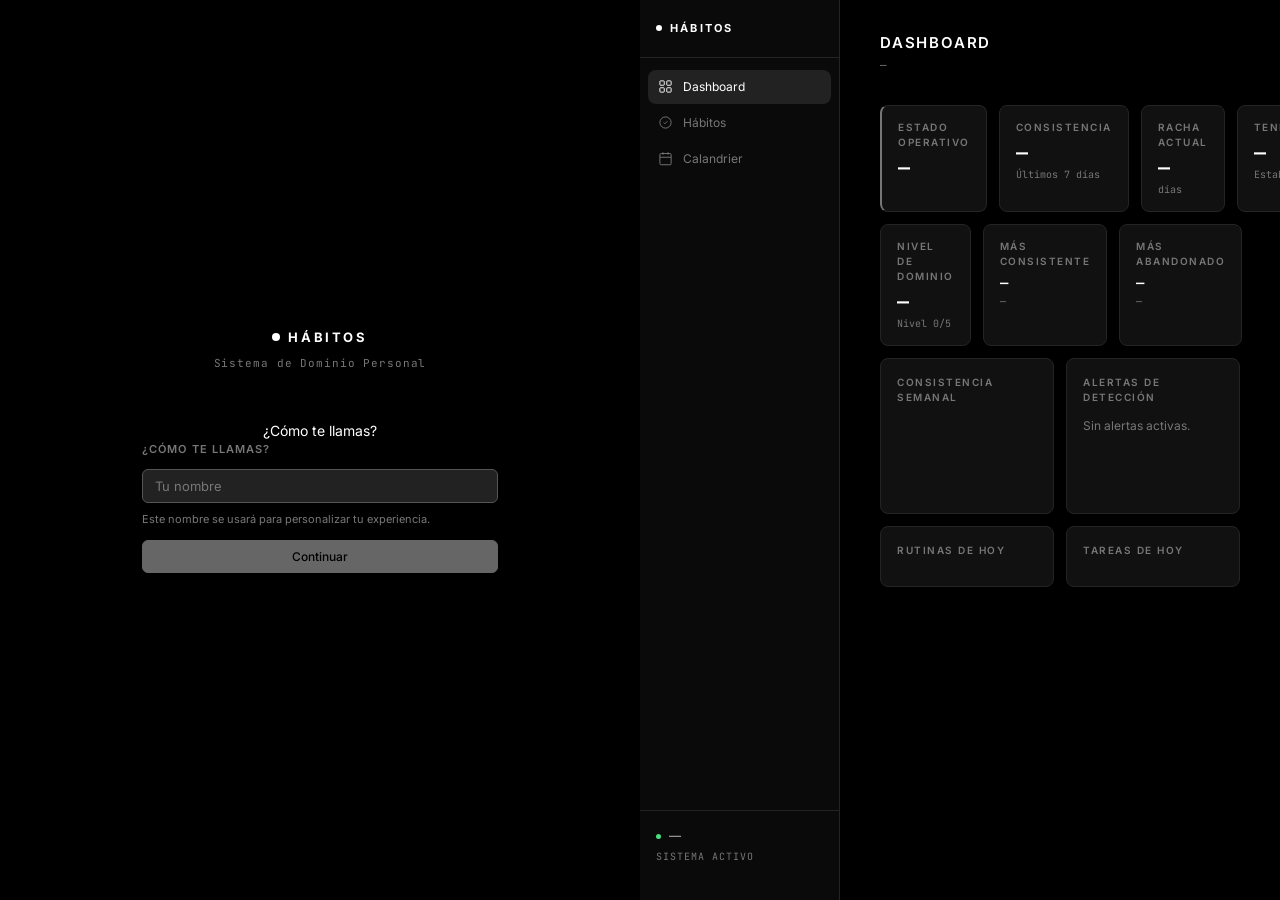
<file: Systux/Getux/hsddp/index.html>
<!DOCTYPE html>
<html lang="es">
<head>
  <meta charset="UTF-8" />
  <meta name="viewport" content="width=device-width, initial-scale=1.0" />
  <title>Hábitos — Sistema de Dominio Personal</title>
  <link rel="icon" href="../../../favicoin.ico">
  <link rel="preconnect" href="https://fonts.googleapis.com" />
  <link rel="preconnect" href="https://fonts.gstatic.com" crossorigin />
  <link href="https://fonts.googleapis.com/css2?family=Inter:wght@300;400;500;600;700&family=JetBrains+Mono:wght@400;500&display=swap" rel="stylesheet" />
  <link rel="stylesheet" href="./main.css" />
</head>
<body>
  <div id="app">
  <button id="mobile-sidebar-toggle" class="mobile-sidebar-toggle" aria-label="Mostrar menú" aria-expanded="false">☰</button>
    <!-- Welcome Screen -->
    <div id="screen-welcome" class="screen active">
      <div class="welcome-container">
        <div class="welcome-brand">
          <div class="welcome-dot"></div>
          <span class="welcome-title">HÁBITOS</span>
        </div>
        <p class="welcome-subtitle">Sistema de Dominio Personal</p>

        <p class="welcome-step-title" id="welcome-step-title">¿Cómo te llamas?</p>

        <!-- Paso 1: nombre -->
        <div class="welcome-form" id="welcome-step-name">
          <label class="form-label">¿Cómo te llamas?</label>
          <input type="text" id="welcome-name-input" class="form-input" placeholder="Tu nombre" autocomplete="off" />
          <p class="welcome-hint">Este nombre se usará para personalizar tu experiencia.</p>
          <button id="welcome-submit" class="btn btn-primary" disabled>Continuar</button>
        </div>

        <!-- Paso 2: género (determina la silueta del nodo final) -->
        <div class="welcome-form hidden" id="welcome-step-gender">
          <label class="form-label">¿Cuál es tu género?</label>
          <p class="welcome-hint">Se usará para mostrar tu silueta dentro del sistema de hábitos.</p>
          <div class="welcome-gender-options">
            <button type="button" id="welcome-gender-male" class="welcome-gender-btn">
              <span class="welcome-gender-icon">♂</span>
              <span>Hombre</span>
            </button>
            <button type="button" id="welcome-gender-female" class="welcome-gender-btn">
              <span class="welcome-gender-icon">♀</span>
              <span>Mujer</span>
            </button>
          </div>
        </div>
      </div>
    </div>

    <!-- Main App -->
    <div id="screen-app" class="screen">
      <!-- Sidebar -->
      <aside id="sidebar">
        <div class="sidebar-brand">
          <div class="sidebar-dot"></div>
          <span class="sidebar-title">HÁBITOS</span>
        </div>
        <nav class="sidebar-nav">
          <a href="#dashboard" class="nav-link active" data-page="dashboard">
            <svg class="nav-icon" viewBox="0 0 24 24" fill="none" stroke="currentColor" stroke-width="1.5"><rect x="3" y="3" width="7" height="7" rx="1"/><rect x="14" y="3" width="7" height="7" rx="1"/><rect x="3" y="14" width="7" height="7" rx="1"/><rect x="14" y="14" width="7" height="7" rx="1"/></svg>
            Dashboard
          </a>
          <a href="#habitos" class="nav-link" data-page="habitos">
            <svg class="nav-icon" viewBox="0 0 24 24" fill="none" stroke="currentColor" stroke-width="1.5"><path d="M9 12l2 2 4-4"/><path d="M21 12c0 4.97-4.03 9-9 9s-9-4.03-9-9 4.03-9 9-9 9 4.03 9 9z"/></svg>
            Hábitos
          </a>
          <a href="#calandrier" class="nav-link" data-page="calandrier">
            <svg class="nav-icon" viewBox="0 0 24 24" fill="none" stroke="currentColor" stroke-width="1.5"><rect x="3" y="4" width="18" height="18" rx="2"/><path d="M16 2v4M8 2v4M3 10h18"/></svg>
            Calandrier
          </a>
        </nav>
        <div class="sidebar-footer">
          <div class="sidebar-user">
            <div class="sidebar-user-dot"></div>
            <span id="sidebar-username" class="sidebar-user-name">—</span>
          </div>
          <div class="sidebar-status" id="sidebar-status-text">SISTEMA ACTIVO</div>
        </div>
      </aside>

      <!-- Main Content -->
      <main id="main-content">
        <!-- DASHBOARD PAGE -->
        <div id="page-dashboard" class="page active">
          <div class="page-header">
            <div>
              <h1 class="page-title">Dashboard</h1>
              <p class="page-subtitle" id="dashboard-subtitle">—</p>
            </div>
          </div>

          <!-- Frase del día -->
          <div id="phrase-block" class="card mb-3 phrase-card hidden">
            <p class="phrase-text" id="phrase-text"></p>
            <p class="phrase-author" id="phrase-author"></p>
          </div>

          <div id="dashboard-empty" class="empty-state hidden">
            <p class="empty-text">El sistema aún no posee historial operativo.</p>
            <p class="empty-hint">Ve a la sección <a href="#habitos" class="link-inline">Hábitos</a> para comenzar.</p>
          </div>

          <div id="dashboard-content">
            <!-- Metrics Row 1 -->
            <div class="grid-4 mb-3">
              <div class="metric-card" id="mc-status">
                <p class="metric-label">ESTADO OPERATIVO</p>
                <p class="metric-value" id="mc-status-val">—</p>
              </div>
              <div class="metric-card">
                <p class="metric-label">CONSISTENCIA</p>
                <p class="metric-value" id="mc-consistency">—</p>
                <p class="metric-sub">Últimos 7 días</p>
              </div>
              <div class="metric-card">
                <p class="metric-label">RACHA ACTUAL</p>
                <p class="metric-value" id="mc-streak">—</p>
                <p class="metric-sub" id="mc-streak-sub">días</p>
              </div>
              <div class="metric-card">
                <p class="metric-label">TENDENCIA</p>
                <p class="metric-value" id="mc-trend">—</p>
                <p class="metric-sub" id="mc-trend-sub">Estable</p>
              </div>
            </div>

            <!-- Metrics Row 2 -->
            <div class="grid-3 mb-3">
              <div class="metric-card">
                <p class="metric-label">NIVEL DE DOMINIO</p>
                <p class="metric-value" id="mc-domain">—</p>
                <p class="metric-sub" id="mc-domain-sub">Nivel 0/5</p>
              </div>
              <div class="metric-card">
                <p class="metric-label">MÁS CONSISTENTE</p>
                <p class="metric-value metric-value-sm" id="mc-best">—</p>
                <p class="metric-sub" id="mc-best-sub">—</p>
              </div>
              <div class="metric-card">
                <p class="metric-label">MÁS ABANDONADO</p>
                <p class="metric-value metric-value-sm" id="mc-worst">—</p>
                <p class="metric-sub" id="mc-worst-sub">—</p>
              </div>
            </div>

            <!-- Charts + Alerts -->
            <div class="grid-2 mb-3">
              <div class="card">
                <p class="card-label">CONSISTENCIA SEMANAL</p>
                <div id="weekly-chart" class="weekly-chart"></div>
              </div>
              <div class="card" id="alerts-card">
                <p class="card-label">ALERTAS DE DETECCIÓN</p>
                <div id="alerts-list" class="alerts-list">
                  <p class="no-alerts">Sin alertas activas.</p>
                </div>
              </div>
            </div>

            <!-- Propósito y beneficio -->
            <div id="purpose-block" class="card mb-3 hidden">
              <p class="card-label">POR QUÉ LO HACES</p>
              <div id="purpose-list" class="purpose-list"></div>
            </div>

            <!-- Weekly Identity Report -->
            <div id="identity-report-block" class="card mb-3 hidden">
              <p class="card-label">INFORME SEMANAL DE IDENTIDAD</p>
              <p id="identity-report-text" class="identity-report-text"></p>
            </div>

            <!-- Today -->
            <div class="grid-2 mb-3">
              <div class="card">
                <p class="card-label">RUTINAS DE HOY</p>
                <div id="today-habits" class="today-list"></div>
              </div>
              <div class="card">
                <p class="card-label">TAREAS DE HOY</p>
                <div id="today-tasks" class="today-list"></div>
              </div>
            </div>
          </div>
        </div>

        <!-- HABITOS PAGE — Canvas infinito -->
        <div id="page-habitos" class="page page-canvas">

          <!-- Toolbar flotante superior -->
          <div class="canvas-toolbar" id="canvas-toolbar">
            <div class="canvas-toolbar-left">
              <span class="canvas-brand-label">HÁBITOS</span>
            </div>
            <div class="canvas-toolbar-center">
              <button class="ctb-btn" id="btn-new-block" title="Nuevo bloque">
                <svg viewBox="0 0 24 24" fill="none" stroke="currentColor" stroke-width="1.5" width="14" height="14"><rect x="3" y="3" width="18" height="18" rx="2"/><path d="M12 8v8M8 12h8"/></svg>
                Bloque
              </button>
              <button class="ctb-btn" id="btn-new-identity" title="Nueva identidad">
                <svg viewBox="0 0 24 24" fill="none" stroke="currentColor" stroke-width="1.5" width="14" height="14"><circle cx="12" cy="8" r="4"/><path d="M4 20c0-4 3.6-7 8-7s8 3 8 7"/></svg>
                Identidad
              </button>
              <div class="ctb-divider"></div>
              <button class="ctb-btn" id="btn-auto-layout" title="Organizar automáticamente">
                <svg viewBox="0 0 24 24" fill="none" stroke="currentColor" stroke-width="1.5" width="14" height="14"><path d="M4 6h16M4 12h10M4 18h6"/></svg>
                Organizar
              </button>
              <button class="ctb-btn" id="btn-fit-all" title="Encuadrar todo">
                <svg viewBox="0 0 24 24" fill="none" stroke="currentColor" stroke-width="1.5" width="14" height="14"><path d="M3 7V4h3M21 7V4h-3M3 17v3h3M21 17v3h-3"/></svg>
                Encuadrar
              </button>
              <div class="ctb-divider"></div>
              <label class="ctb-toggle" title="Snap to grid">
                <input type="checkbox" id="toggle-snap" />
                <span class="ctb-toggle-label">Grid</span>
              </label>
            </div>
            <div class="canvas-toolbar-right">
              <button class="ctb-btn ctb-btn-icon" id="btn-focus-day" title="Focus: Hábitos de hoy">
                <svg viewBox="0 0 24 24" fill="none" stroke="currentColor" stroke-width="1.5" width="14" height="14"><circle cx="12" cy="12" r="3"/><path d="M12 1v3M12 20v3M4.22 4.22l2.12 2.12M17.66 17.66l2.12 2.12M1 12h3M20 12h3M4.22 19.78l2.12-2.12M17.66 6.34l2.12-2.12"/></svg>
                Focus Day
              </button>
              <button class="ctb-btn ctb-btn-icon" id="btn-new-task-canvas" title="Nueva tarea">
                <svg viewBox="0 0 24 24" fill="none" stroke="currentColor" stroke-width="1.5" width="14" height="14"><path d="M9 12l2 2 4-4"/><rect x="3" y="4" width="18" height="18" rx="2"/></svg>
                Tarea
              </button>
            </div>
          </div>

          <!-- Canvas container (ocupa todo el espacio restante) -->
          <div id="canvas-container" class="canvas-container"></div>

          <!-- Context menu -->
          <div id="canvas-context-menu" class="canvas-context-menu hidden">
            <button class="ctx-item" data-action="edit">
              <svg viewBox="0 0 24 24" fill="none" stroke="currentColor" stroke-width="1.5" width="13" height="13"><path d="M11 4H4a2 2 0 00-2 2v14a2 2 0 002 2h14a2 2 0 002-2v-7"/><path d="M18.5 2.5a2.121 2.121 0 013 3L12 15l-4 1 1-4 9.5-9.5z"/></svg>
              Editar
            </button>
            <button class="ctx-item" data-action="connect">
              <svg viewBox="0 0 24 24" fill="none" stroke="currentColor" stroke-width="1.5" width="13" height="13"><path d="M18 13v6a2 2 0 01-2 2H5a2 2 0 01-2-2V8a2 2 0 012-2h6"/><polyline points="15 3 21 3 21 9"/><line x1="10" y1="14" x2="21" y2="3"/></svg>
              Conectar a...
            </button>
            <div class="ctx-divider"></div>
            <button class="ctx-item ctx-item-danger" data-action="delete">
              <svg viewBox="0 0 24 24" fill="none" stroke="currentColor" stroke-width="1.5" width="13" height="13"><polyline points="3 6 5 6 21 6"/><path d="M19 6l-1 14a2 2 0 01-2 2H8a2 2 0 01-2-2L5 6"/><path d="M10 11v6M14 11v6"/></svg>
              Eliminar
            </button>
          </div>

          <!-- Focus Day Panel -->
          <div id="focus-day-panel" class="focus-day-panel hidden">
            <div class="focus-day-header">
              <span class="focus-day-title">FOCUS DAY</span>
              <button class="focus-day-close" id="btn-close-focus">✕</button>
            </div>
            <div id="focus-day-list" class="focus-day-list"></div>
          </div>

          <!-- Tutorial overlay (primer uso) -->
          <div id="canvas-tutorial" class="canvas-tutorial hidden">
            <div class="tutorial-step" id="tutorial-step-1">
              <div class="tutorial-bubble">
                <p class="tutorial-step-num">1 / 3</p>
                <p class="tutorial-text">Crea tu primer <strong>bloque</strong> con el botón de arriba. Un bloque agrupa hasta 3 hábitos.</p>
                <button class="btn btn-primary btn-sm" id="tutorial-next-1">Entendido →</button>
              </div>
            </div>
            <div class="tutorial-step hidden" id="tutorial-step-2">
              <div class="tutorial-bubble">
                <p class="tutorial-step-num">2 / 3</p>
                <p class="tutorial-text">Haz <strong>doble clic</strong> en el bloque para añadir hábitos (máx. 3 por bloque).</p>
                <button class="btn btn-primary btn-sm" id="tutorial-next-2">Entendido →</button>
              </div>
            </div>
            <div class="tutorial-step hidden" id="tutorial-step-3">
              <div class="tutorial-bubble">
                <p class="tutorial-step-num">3 / 3</p>
                <p class="tutorial-text">Crea una <strong>identidad</strong> y conéctala al bloque. Todo fluye hacia tu silueta.</p>
                <button class="btn btn-primary btn-sm" id="tutorial-finish">¡Empezar!</button>
              </div>
            </div>
          </div>

        </div>

        <!-- CALANDRIER PAGE -->
        <div id="page-calandrier" class="page">
          <div class="page-header">
            <div>
              <h1 class="page-title">Calandrier</h1>
              <p class="page-subtitle">Bitácora Táctica — Registro Operativo</p>
            </div>
            <div class="cal-nav">
              <button class="btn btn-ghost btn-sm" id="cal-prev">
                <svg viewBox="0 0 24 24" fill="none" stroke="currentColor" stroke-width="1.5" width="14" height="14"><path d="M15 18l-6-6 6-6"/></svg>
                <span id="cal-prev-name">—</span>
              </button>
              <span class="cal-month-name" id="cal-month-name">—</span>
              <button class="btn btn-ghost btn-sm" id="cal-next">
                <span id="cal-next-name">—</span>
                <svg viewBox="0 0 24 24" fill="none" stroke="currentColor" stroke-width="1.5" width="14" height="14"><path d="M9 18l6-6-6-6"/></svg>
              </button>
            </div>
          </div>

          <div class="cal-stats mb-3">
            <div class="cal-stat">
              <p class="cal-stat-label">CONSISTENCIA</p>
              <p class="cal-stat-val" id="cal-consistency">—</p>
            </div>
            <div class="cal-stat">
              <p class="cal-stat-label">ESTADO</p>
              <p class="cal-stat-val" id="cal-status">—</p>
            </div>
            <div class="cal-stat">
              <p class="cal-stat-label">TENDENCIA</p>
              <p class="cal-stat-val" id="cal-trend">—</p>
            </div>
          </div>

          <div class="calendar-grid-wrapper card">
            <div class="calendar-weekdays">
              <span>Dom</span><span>Lun</span><span>Mar</span><span>Mié</span><span>Jue</span><span>Vie</span><span>Sáb</span>
            </div>
            <div id="calendar-grid" class="calendar-grid"></div>
          </div>
        </div>
      </main>
    </div>
  </div>

  <!-- MODALS -->

  <!-- Block Form Modal -->
  <div id="modal-block" class="modal-overlay hidden">
    <div class="modal modal-wide">
      <div class="modal-header">
        <h2 class="modal-title" id="modal-block-title">Nuevo Bloque</h2>
        <button class="modal-close" data-close="modal-block">✕</button>
      </div>
      <div class="modal-body">
        <input type="hidden" id="block-edit-id" />

        <!-- Nombre del bloque -->
        <div class="form-group">
          <label class="form-label">Nombre del bloque</label>
          <input type="text" id="block-name" class="form-input" placeholder="Ej: Comunicación, Salud, Mente..." />
          <p class="form-error hidden" id="block-name-error">Nombre requerido.</p>
        </div>

        <!-- Hábitos dentro del bloque (máx 3) -->
        <div class="block-habits-section">
          <div class="block-habits-header">
            <p class="form-label">Hábitos del bloque <span class="block-habits-count" id="block-habits-count">(0/3)</span></p>
            <button class="btn btn-outline btn-xs" id="btn-add-habit-to-block">+ Añadir hábito</button>
          </div>
          <div id="block-habits-list" class="block-habits-list">
            <p class="items-empty" id="block-habits-empty">Sin hábitos aún. Añade hasta 3.</p>
          </div>
        </div>
      </div>
      <div class="modal-footer">
        <button class="btn btn-ghost" data-close="modal-block">Cancelar</button>
        <button class="btn btn-primary" id="btn-save-block">Crear Bloque</button>
      </div>
    </div>
  </div>

  <!-- Habit Type Selector Modal -->
  <div id="modal-habit-type" class="modal-overlay hidden">
    <div class="modal modal-sm">
      <div class="modal-header">
        <h2 class="modal-title">Tipo de Hábito</h2>
        <button class="modal-close" data-close="modal-habit-type">✕</button>
      </div>
      <div class="modal-body">
        <p class="type-selector-hint">Elige el tipo de hábito a añadir:</p>
        <div class="type-selector-grid">
          <button class="type-card" data-type="habito">
            <span class="type-card-label">Habitó</span>
            <span class="type-card-desc">Acción repetitiva. Ej: Leer, Entrenar, Meditar.</span>
          </button>
          <button class="type-card" data-type="habitor">
            <span class="type-card-label">Habitór</span>
            <span class="type-card-desc">Repositorio dinámico. El sistema elige un ítem cada X días.</span>
          </button>
          <button class="type-card" data-type="habitod">
            <span class="type-card-label">Habitód</span>
            <span class="type-card-desc">Acción programada con recordatorio cada X días.</span>
          </button>
          <button class="type-card type-card-unhabit" data-type="unhabit">
            <span class="type-card-label">Unhabit</span>
            <span class="type-card-desc">Conducta negativa a eliminar. Registra recaídas y mide tus días limpios.</span>
          </button>
        </div>
      </div>
    </div>
  </div>

  <!-- Habit Form Modal -->
  <div id="modal-habit" class="modal-overlay hidden">
    <div class="modal modal-wide">
      <div class="modal-header">
        <h2 class="modal-title" id="modal-habit-title">Nuevo Hábito</h2>
        <button class="modal-close" data-close="modal-habit">✕</button>
      </div>
      <div class="modal-body">
        <input type="hidden" id="habit-edit-id" />
        <input type="hidden" id="habit-type-hidden" />

        <!-- Badge de tipo (siempre visible) -->
        <div class="habit-type-badge-row">
          <span class="habit-type-badge" id="habit-type-badge">HABITÓ</span>
        </div>

        <!-- Campo nombre (todos los tipos) -->
        <div class="form-group">
          <label class="form-label">Nombre</label>
          <input type="text" id="habit-name" class="form-input" placeholder="Ej: Leer 20 minutos" />
        </div>

        <!-- ── CAMPOS HABITÓ ── -->
        <div id="fields-habito" class="habit-type-fields">
          <div class="form-group">
            <label class="form-label">Propósito</label>
            <textarea id="habit-purpose" class="form-input form-textarea" placeholder="¿Por qué este hábito importa?"></textarea>
          </div>
          <div class="form-group">
            <label class="form-label">Beneficio</label>
            <input type="text" id="habit-benefit" class="form-input" placeholder="¿Qué obtienes al cumplirlo?" />
          </div>
          <div class="form-row">
            <div class="form-group">
              <label class="form-label">Frecuencia</label>
              <select id="habit-frequency" class="form-input form-select">
                <option value="daily">Diario</option>
                <option value="weekdays">Lun–Vie</option>
                <option value="weekends">Sáb–Dom</option>
                <option value="custom">Personalizado</option>
              </select>
            </div>
            <div class="form-group">
              <label class="form-label">Prioridad</label>
              <select id="habit-priority" class="form-input form-select">
                <option value="critical">Crítica</option>
                <option value="high">Alta</option>
                <option value="medium" selected>Media</option>
                <option value="low">Baja</option>
              </select>
            </div>
          </div>
          <div id="custom-days-group" class="form-group hidden">
            <label class="form-label">Días</label>
            <div class="day-picker">
              <button type="button" class="day-btn" data-day="0">Dom</button>
              <button type="button" class="day-btn" data-day="1">Lun</button>
              <button type="button" class="day-btn" data-day="2">Mar</button>
              <button type="button" class="day-btn" data-day="3">Mié</button>
              <button type="button" class="day-btn" data-day="4">Jue</button>
              <button type="button" class="day-btn" data-day="5">Vie</button>
              <button type="button" class="day-btn" data-day="6">Sáb</button>
            </div>
          </div>
          <div class="form-row">
            <div class="form-group">
              <label class="form-label">Dificultad</label>
              <select id="habit-difficulty" class="form-input form-select">
                <option value="trivial">Trivial</option>
                <option value="easy">Fácil</option>
                <option value="moderate" selected>Moderada</option>
                <option value="hard">Difícil</option>
                <option value="extreme">Extrema</option>
              </select>
            </div>
            <div class="form-group">
              <label class="form-label">Horario</label>
              <input type="time" id="habit-time" class="form-input" />
            </div>
          </div>
        </div>

        <!-- ── CAMPOS HABITÓR ── -->
        <div id="fields-habitor" class="habit-type-fields hidden">
          <div class="form-group">
            <label class="form-label">Ítems del repositorio</label>
            <div class="habitor-items-input">
              <input type="text" id="habitor-new-item" class="form-input" placeholder="Ej: Resiliencia, Elocuencia..." />
              <button class="btn btn-outline btn-sm" id="btn-add-habitor-item">+</button>
            </div>
            <div id="habitor-items-list" class="habitor-items-list"></div>
          </div>
          <div class="form-group">
            <label class="form-label">Rotar ítem cada (días)</label>
            <input type="number" id="habitor-rotation-days" class="form-input" value="1" min="1" max="30" />
          </div>
        </div>

        <!-- ── CAMPOS HABITÓD ── -->
        <div id="fields-habitod" class="habit-type-fields hidden">
          <div class="form-group">
            <label class="form-label">Repetir cada (días)</label>
            <input type="number" id="habitod-every-days" class="form-input" value="7" min="1" />
          </div>
          <div class="form-group">
            <label class="form-label">Mensaje de notificación</label>
            <input type="text" id="habitod-message" class="form-input" placeholder="Ej: Tienes que depilarte hoy." />
          </div>
          <div class="form-group">
            <label class="form-label">Recordar si no se completa (días)</label>
            <input type="number" id="habitod-persist-days" class="form-input" value="3" min="1" max="14" />
          </div>
        </div>

        <!-- ── CAMPOS UNHABIT ── -->
        <div id="fields-unhabit" class="habit-type-fields hidden">
          <div class="unhabit-info-box">
            <p class="unhabit-info-title">¿Qué es un Unhabit?</p>
            <p class="unhabit-info-text">
              Un Unhabit es una conducta negativa que quieres eliminar.
              No se marca como "completado" — en cambio, registras
              cuándo ocurrió (recaída). El sistema mide tus días limpios.
            </p>
          </div>
          <div class="form-group">
            <label class="form-label">Describe la conducta</label>
            <input type="text" id="unhabit-description" class="form-input"
              placeholder="Ej: Morderme las uñas..." />
          </div>
        </div>

        <p class="form-error hidden" id="habit-error"></p>
      </div>
      <div class="modal-footer">
        <button class="btn btn-ghost" data-close="modal-habit">Cancelar</button>
        <button class="btn btn-primary" id="btn-save-habit">Guardar Hábito</button>
      </div>
    </div>
  </div>

  <!-- Identity Form Modal -->
  <div id="modal-identity" class="modal-overlay hidden">
    <div class="modal">
      <div class="modal-header">
        <h2 class="modal-title" id="modal-identity-title">Nueva Identidad</h2>
        <button class="modal-close" data-close="modal-identity">✕</button>
      </div>
      <div class="modal-body">
        <input type="hidden" id="identity-edit-id" />
        <div class="form-group">
          <label class="form-label">Nombre</label>
          <input type="text" id="identity-label" class="form-input" placeholder="Ej: Seguridad, Salud, Conocimiento..." />
          <p class="form-error hidden" id="identity-error">Nombre requerido.</p>
        </div>
        <div class="form-group">
          <label class="form-label">Emoji</label>
          <div class="emoji-picker" id="emoji-picker">
            <button type="button" class="emoji-btn active" data-emoji="◈">◈</button>
            <button type="button" class="emoji-btn" data-emoji="💪">💪</button>
            <button type="button" class="emoji-btn" data-emoji="🧠">🧠</button>
            <button type="button" class="emoji-btn" data-emoji="📚">📚</button>
            <button type="button" class="emoji-btn" data-emoji="🎯">🎯</button>
            <button type="button" class="emoji-btn" data-emoji="⚡">⚡</button>
            <button type="button" class="emoji-btn" data-emoji="🔥">🔥</button>
            <button type="button" class="emoji-btn" data-emoji="🌱">🌱</button>
            <button type="button" class="emoji-btn" data-emoji="👁">👁</button>
            <button type="button" class="emoji-btn" data-emoji="✦">✦</button>
            <button type="button" class="emoji-btn" data-emoji="◉">◉</button>
            <button type="button" class="emoji-btn" data-emoji="⬡">⬡</button>
          </div>
        </div>
      </div>
      <div class="modal-footer">
        <button class="btn btn-ghost" data-close="modal-identity">Cancelar</button>
        <button class="btn btn-primary" id="btn-save-identity">Crear Identidad</button>
      </div>
    </div>
  </div>

  <!-- Connect Modal -->
  <div id="modal-connect" class="modal-overlay hidden">
    <div class="modal">
      <div class="modal-header">
        <h2 class="modal-title">Conectar nodo</h2>
        <button class="modal-close" data-close="modal-connect">✕</button>
      </div>
      <div class="modal-body">
        <p class="connect-modal-hint" id="connect-modal-hint">Selecciona el nodo destino:</p>
        <div id="connect-options-list" class="connect-options-list"></div>
        <p class="form-error hidden" id="connect-error">Selecciona un destino.</p>
      </div>
      <div class="modal-footer">
        <button class="btn btn-ghost" data-close="modal-connect">Cancelar</button>
        <button class="btn btn-primary" id="btn-save-connect">Conectar</button>
      </div>
    </div>
  </div>

  <!-- Task Form Modal -->
  <div id="modal-task" class="modal-overlay hidden">
    <div class="modal">
      <div class="modal-header">
        <h2 class="modal-title" id="modal-task-title">Nueva Tarea</h2>
        <button class="modal-close" data-close="modal-task">✕</button>
      </div>
      <form id="form-task" class="modal-body">
        <input type="hidden" id="task-edit-id" />
        <div class="form-group">
          <label class="form-label">Nombre</label>
          <input type="text" id="task-name" class="form-input" placeholder="Ej: Terminar proyecto" />
        </div>
        <div class="form-group">
          <label class="form-label">Propósito <span class="required">*</span></label>
          <textarea id="task-purpose" class="form-input form-textarea" placeholder="¿Por qué esta tarea es importante?"></textarea>
        </div>
        <div class="form-row">
          <div class="form-group">
            <label class="form-label">Fecha</label>
            <input type="date" id="task-date" class="form-input" />
          </div>
          <div class="form-group">
            <label class="form-label">Prioridad</label>
            <select id="task-priority" class="form-input form-select">
              <option value="critical">Crítica</option>
              <option value="high">Alta</option>
              <option value="medium" selected>Media</option>
              <option value="low">Baja</option>
            </select>
          </div>
        </div>
        <p class="form-error hidden" id="task-error"></p>
      </form>
      <div class="modal-footer">
        <button class="btn btn-ghost" data-close="modal-task">Cancelar</button>
        <button class="btn btn-primary" id="btn-save-task">Guardar Tarea</button>
      </div>
    </div>
  </div>

  <!-- Day Panel (Calandrier) -->
  <div id="modal-day" class="modal-overlay hidden">
    <div class="modal modal-wide">
      <div class="modal-header">
        <h2 class="modal-title" id="day-panel-title">—</h2>
        <button class="modal-close" data-close="modal-day">✕</button>
      </div>
      <div class="modal-body" id="day-panel-body"></div>
    </div>
  </div>

  <!-- Confirm Delete Modal -->
  <div id="modal-confirm" class="modal-overlay hidden">
    <div class="modal modal-sm">
      <div class="modal-header">
        <h2 class="modal-title">Confirmar Eliminación</h2>
        <button class="modal-close" data-close="modal-confirm">✕</button>
      </div>
      <div class="modal-body">
        <p class="confirm-text" id="confirm-text">¿Estás seguro?</p>
      </div>
      <div class="modal-footer">
        <button class="btn btn-ghost" data-close="modal-confirm">Cancelar</button>
        <button class="btn btn-destructive" id="btn-confirm-delete">Eliminar</button>
      </div>
    </div>
  </div>

  <script src="./dev-tools.js"></script>
  <script src="./storage.js"></script>
  <script src="./utils.js"></script>
  <script src="./router.js"></script>
  <script src="./canvas.js"></script>
  <script src="./dashboard.js"></script>
  <script src="./habitos.js"></script>
  <script src="./calandrier.js"></script>
  <script src="./app.js"></script>
</body>
</html>
</file>
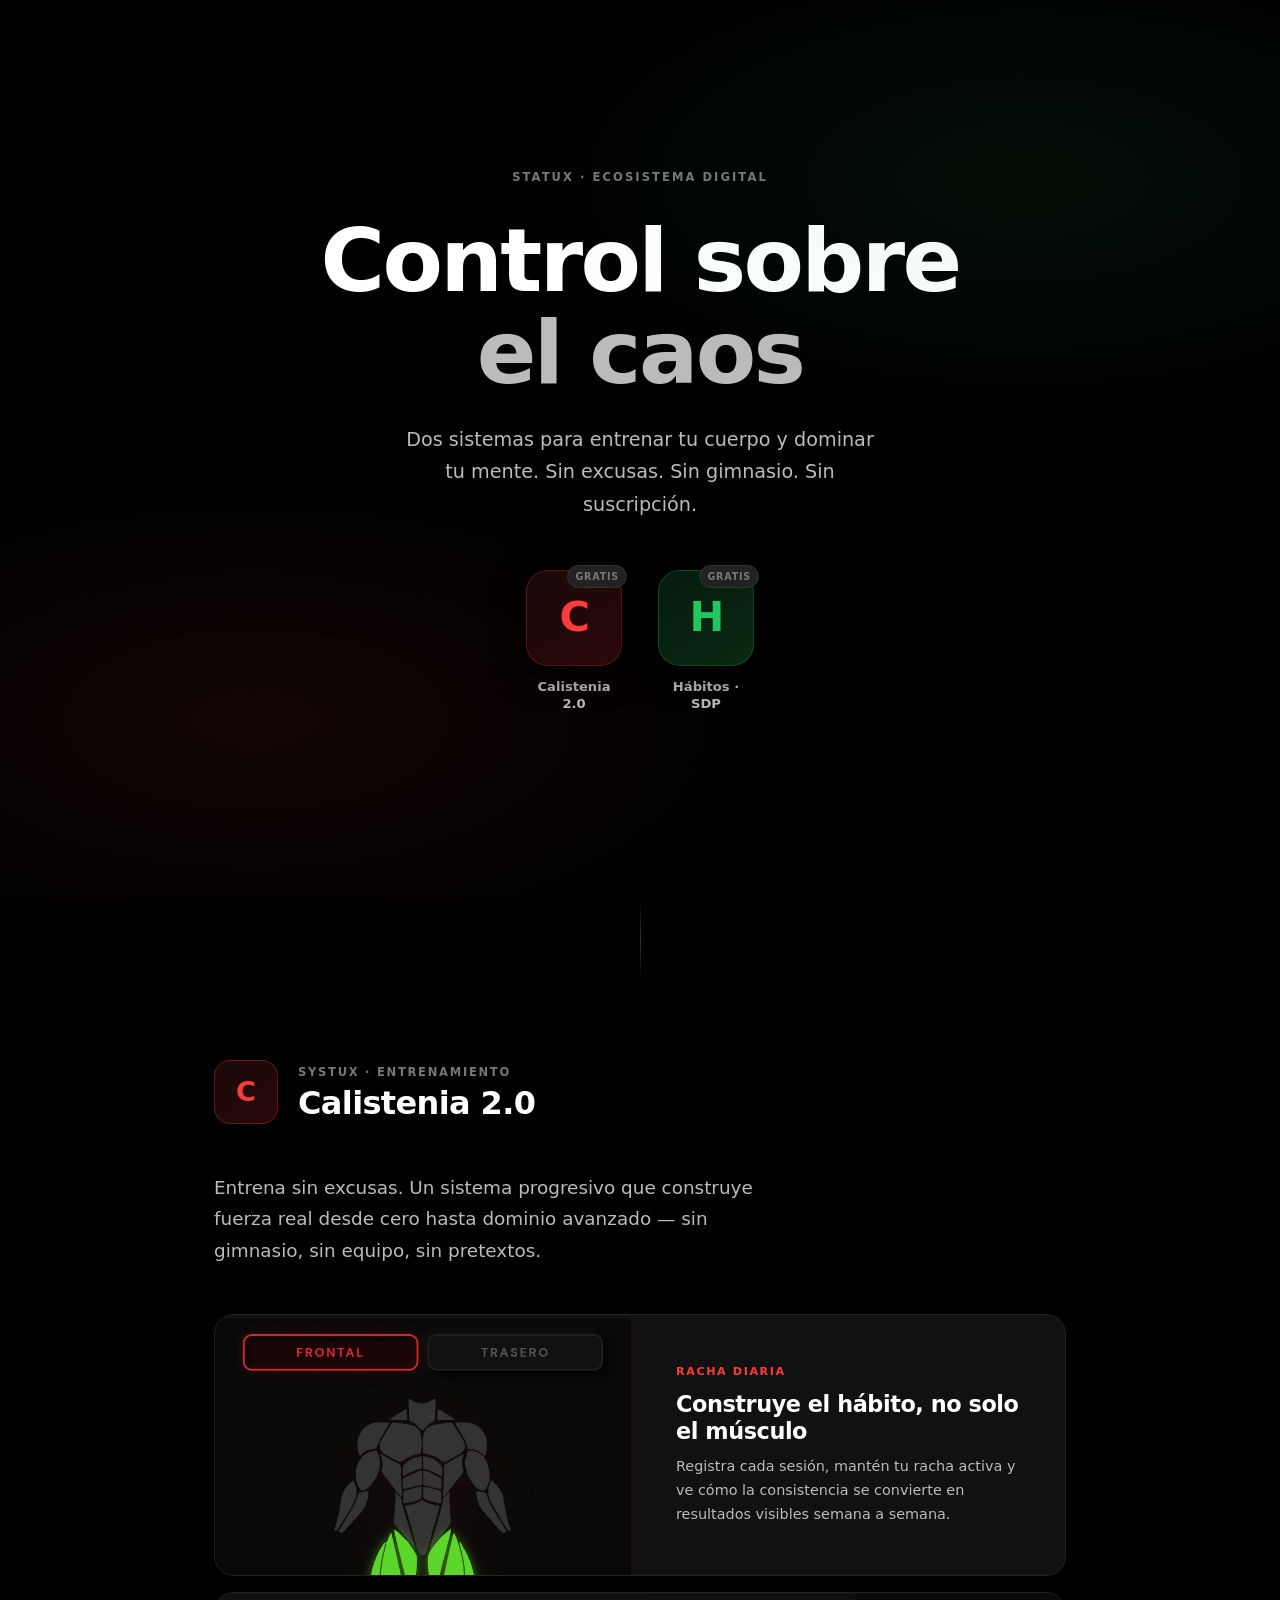
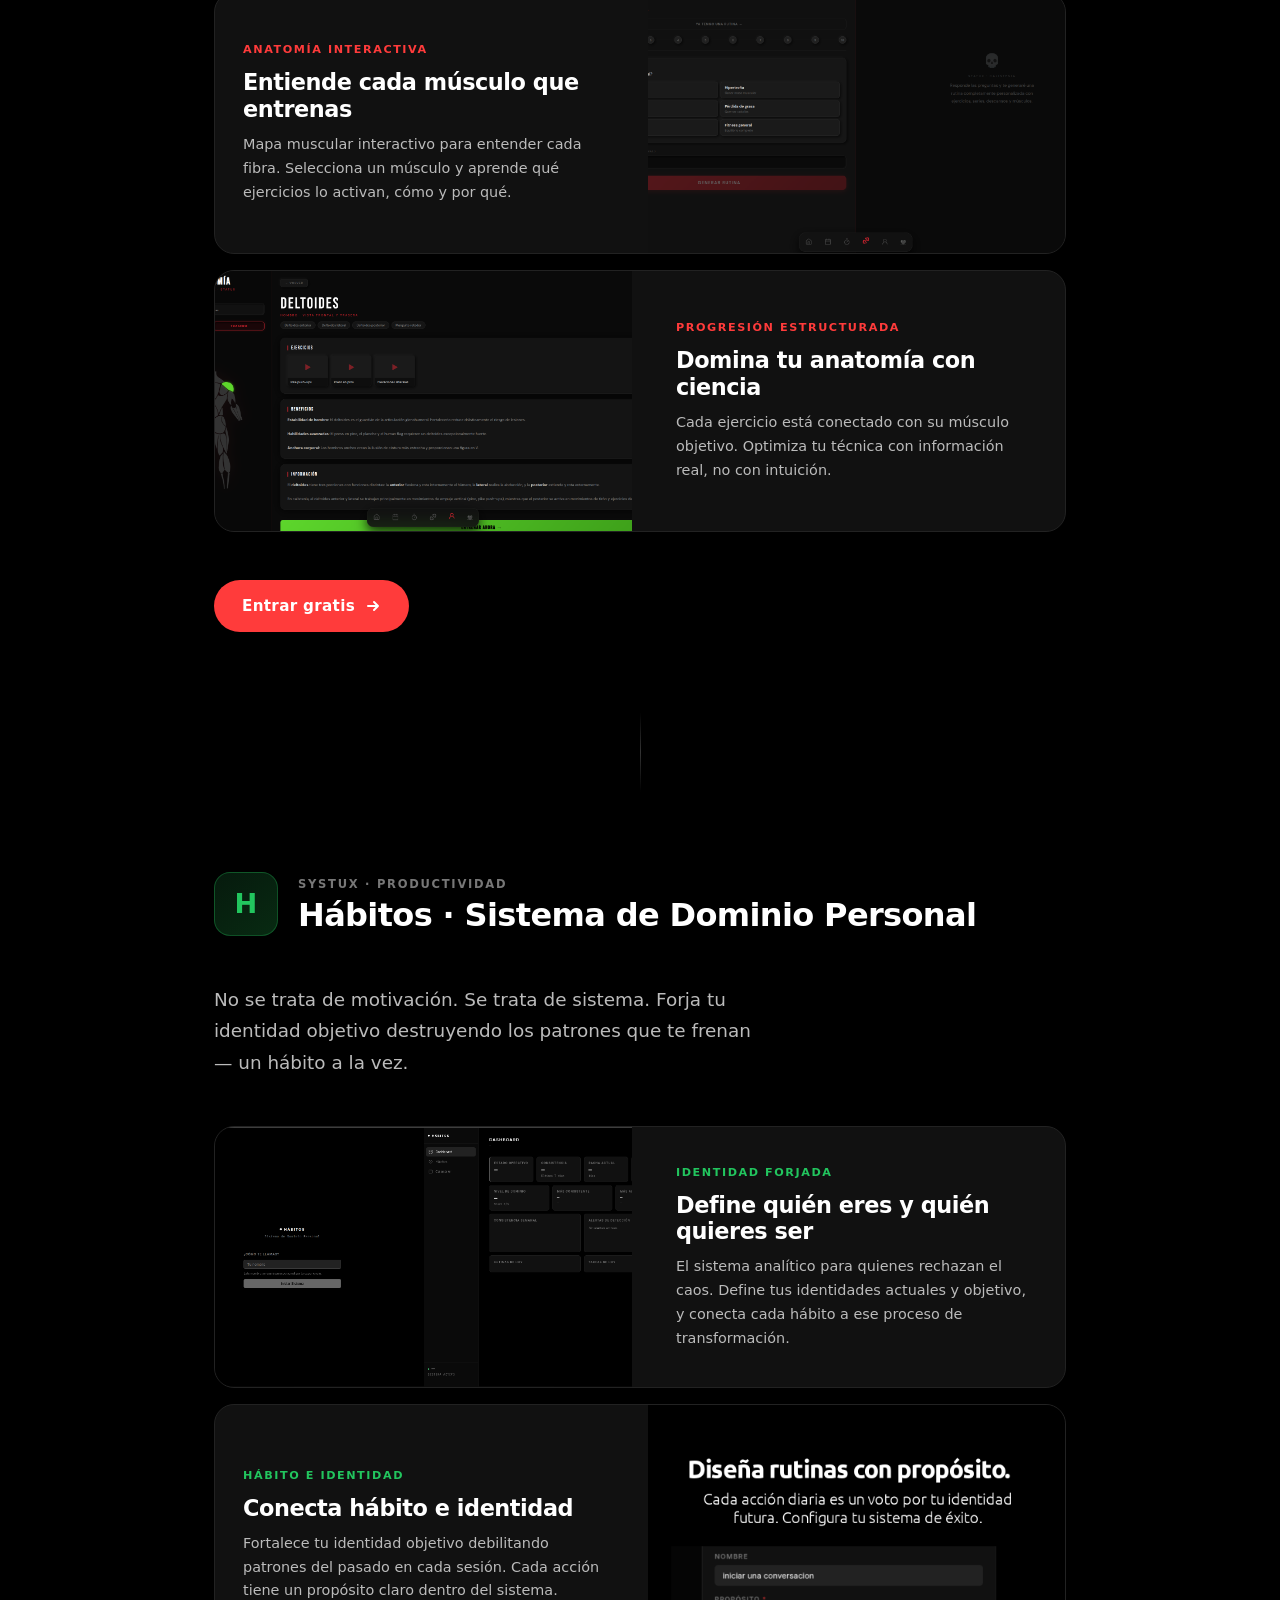
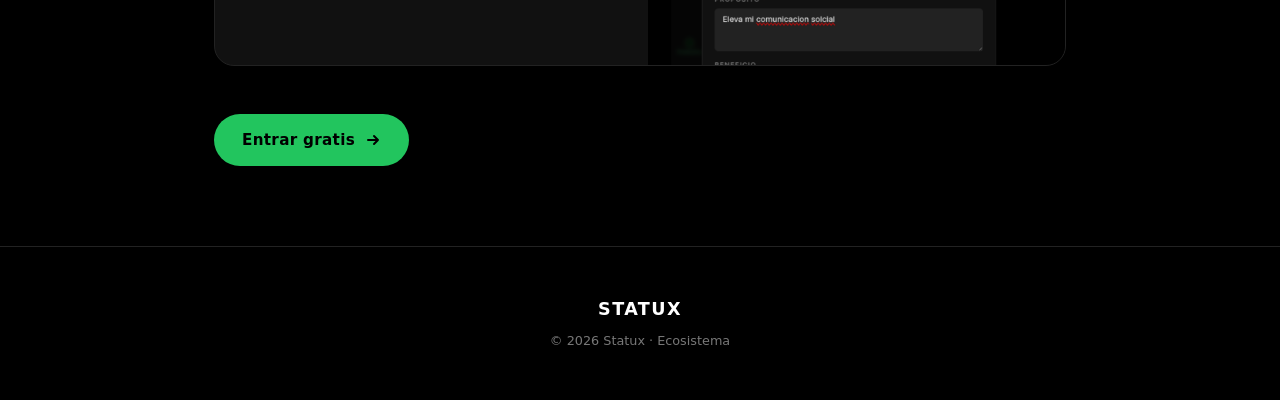
<file: landing/landing.html>
<!DOCTYPE html>
<html lang="es">
<head>
  <meta charset="UTF-8">
  <meta name="viewport" content="width=device-width, initial-scale=1.0">
  <link rel="icon" href="../favicoin.ico">
  <title>Statux — Control sobre el caos</title>
  <meta name="description" content="Sistemas digitales para entrenar tu cuerpo y dominar tu mente. Gratis.">
  <meta name="theme-color" content="#000000">
  <style>
    /* ── RESET ── */
    *, *::before, *::after { box-sizing: border-box; margin: 0; padding: 0; }
    html { scroll-behavior: smooth; }

    /* ── TOKENS ── */
    :root {
      --dark:    #000000;
      --dark1:   #111111;
      --dark2:   #222222;
      --gray3:   #333333;
      --gray7:   #777777;
      --white:   #ffffff;
      --whiteb:  #bbbbbb;
      --red:     #ff3b3b;
      --green:   #22c55e;
    }

    /* ── BASE ── */
    body {
      background: var(--dark);
      color: var(--white);
      font-family: -apple-system, BlinkMacSystemFont, 'Segoe UI', system-ui, sans-serif;
      font-size: 16px;
      line-height: 1.6;
      overflow-x: hidden;
      -webkit-tap-highlight-color: transparent;
    }

    img { display: block; max-width: 100%; }
    a { text-decoration: none; color: inherit; }

    /* ── HERO ── */
    .hero {
      min-height: 100svh;
      display: flex;
      flex-direction: column;
      align-items: center;
      justify-content: center;
      text-align: center;
      padding: 60px 24px 80px;
      position: relative;
      overflow: hidden;
    }

    .hero::before {
      content: '';
      position: absolute;
      inset: 0;
      background:
        radial-gradient(ellipse 60% 40% at 20% 80%, rgba(255,59,59,0.07) 0%, transparent 70%),
        radial-gradient(ellipse 60% 40% at 80% 20%, rgba(34,197,94,0.07) 0%, transparent 70%);
      pointer-events: none;
    }

    .hero-eyebrow {
      font-size: 0.72rem;
      font-weight: 600;
      letter-spacing: 0.18em;
      text-transform: uppercase;
      color: var(--gray7);
      margin-bottom: 28px;
    }

    .hero-title {
      font-size: clamp(2.6rem, 8vw, 5.5rem);
      font-weight: 800;
      letter-spacing: -0.03em;
      line-height: 1.05;
      margin-bottom: 24px;
    }

    .hero-title em {
      font-style: normal;
      color: var(--whiteb);
    }

    .hero-sub {
      font-size: clamp(1rem, 2.5vw, 1.2rem);
      color: var(--whiteb);
      max-width: 480px;
      margin: 0 auto 48px;
      line-height: 1.7;
    }

    /* ── SYSTUX ICONS ── */
    .hero-icons {
      display: flex;
      gap: 32px;
      justify-content: center;
      flex-wrap: wrap;
    }

    .systux-icon-link {
      display: flex;
      flex-direction: column;
      align-items: center;
      gap: 12px;
      cursor: pointer;
      transition: transform 0.25s ease;
    }

    .systux-icon-link:hover {
      transform: translateY(-4px);
    }

    .systux-icon {
      width: 96px;
      height: 96px;
      border-radius: 22px;
      display: flex;
      align-items: center;
      justify-content: center;
      font-size: 2.6rem;
      font-weight: 800;
      letter-spacing: -0.04em;
      position: relative;
      box-shadow: 0 8px 32px rgba(0,0,0,0.6);
      transition: box-shadow 0.25s ease;
    }

    .systux-icon-link:hover .systux-icon {
      box-shadow: 0 12px 40px rgba(0,0,0,0.8);
    }

    .systux-icon.calistenia {
      background: linear-gradient(145deg, #1a0a0a, #2a0808);
      border: 1px solid rgba(255,59,59,0.25);
      color: var(--red);
    }

    .systux-icon.habitos {
      background: linear-gradient(145deg, #061a0d, #082a12);
      border: 1px solid rgba(34,197,94,0.25);
      color: var(--green);
    }

    .systux-icon-name {
      font-size: 0.82rem;
      font-weight: 600;
      color: var(--whiteb);
      text-align: center;
      max-width: 100px;
      line-height: 1.3;
    }

    .systux-badge {
      position: absolute;
      top: -6px;
      right: -6px;
      background: var(--dark2);
      border: 1px solid var(--gray3);
      border-radius: 999px;
      font-size: 0.6rem;
      font-weight: 700;
      letter-spacing: 0.08em;
      text-transform: uppercase;
      color: var(--gray7);
      padding: 3px 7px;
    }

    /* ── DIVIDER ── */
    .section-divider {
      width: 1px;
      height: 80px;
      background: linear-gradient(to bottom, transparent, var(--gray3), transparent);
      margin: 0 auto;
    }

    /* ── SYSTUX SECTION ── */
    .systux-section {
      padding: 80px 24px;
      max-width: 900px;
      margin: 0 auto;
    }

    .systux-section + .systux-section {
      border-top: 1px solid var(--dark2);
    }

    .systux-header {
      display: flex;
      align-items: center;
      gap: 20px;
      margin-bottom: 48px;
    }

    .systux-header-icon {
      width: 64px;
      height: 64px;
      border-radius: 16px;
      display: flex;
      align-items: center;
      justify-content: center;
      font-size: 1.7rem;
      font-weight: 800;
      flex-shrink: 0;
    }

    .systux-header-icon.calistenia {
      background: linear-gradient(145deg, #1a0a0a, #2a0808);
      border: 1px solid rgba(255,59,59,0.3);
      color: var(--red);
    }

    .systux-header-icon.habitos {
      background: linear-gradient(145deg, #061a0d, #082a12);
      border: 1px solid rgba(34,197,94,0.3);
      color: var(--green);
    }

    .systux-header-text {}

    .systux-label {
      font-size: 0.72rem;
      font-weight: 600;
      letter-spacing: 0.15em;
      text-transform: uppercase;
      color: var(--gray7);
      margin-bottom: 4px;
    }

    .systux-name {
      font-size: clamp(1.4rem, 4vw, 2rem);
      font-weight: 700;
      letter-spacing: -0.02em;
      line-height: 1.1;
    }

    .systux-tagline {
      font-size: clamp(1rem, 2.5vw, 1.15rem);
      color: var(--whiteb);
      max-width: 560px;
      margin-bottom: 48px;
      line-height: 1.7;
    }

    /* ── FEATURE BLOCKS ── */
    .feature-blocks {
      display: flex;
      flex-direction: column;
      gap: 16px;
      margin-bottom: 48px;
    }

    .feature-block {
      display: grid;
      grid-template-columns: 1fr 1fr;
      gap: 16px;
      align-items: center;
      background: var(--dark1);
      border-radius: 20px;
      overflow: hidden;
      border: 1px solid var(--dark2);
    }

    .feature-block.reverse {
      direction: rtl;
    }

    .feature-block.reverse > * {
      direction: ltr;
    }

    .feature-block-img {
      width: 100%;
      height: 260px;
      object-fit: cover;
      object-position: top;
    }

    .feature-block-text {
      padding: 32px 28px;
    }

    .feature-block-label {
      font-size: 0.7rem;
      font-weight: 700;
      letter-spacing: 0.14em;
      text-transform: uppercase;
      margin-bottom: 10px;
    }

    .feature-block-label.red { color: var(--red); }
    .feature-block-label.green { color: var(--green); }

    .feature-block-title {
      font-size: clamp(1.1rem, 2.5vw, 1.4rem);
      font-weight: 700;
      letter-spacing: -0.02em;
      line-height: 1.2;
      margin-bottom: 10px;
    }

    .feature-block-desc {
      font-size: 0.9rem;
      color: var(--whiteb);
      line-height: 1.65;
    }

    /* ── CTA BUTTON ── */
    .cta-btn {
      display: inline-flex;
      align-items: center;
      gap: 10px;
      padding: 14px 28px;
      border-radius: 999px;
      font-size: 0.95rem;
      font-weight: 700;
      letter-spacing: 0.02em;
      border: none;
      cursor: pointer;
      transition: opacity 0.2s ease, transform 0.2s ease;
    }

    .cta-btn:hover {
      opacity: 0.88;
      transform: translateY(-1px);
    }

    .cta-btn:active {
      transform: translateY(0);
    }

    .cta-btn.red {
      background: var(--red);
      color: var(--white);
    }

    .cta-btn.green {
      background: var(--green);
      color: var(--dark);
    }

    .cta-btn svg {
      width: 16px;
      height: 16px;
      flex-shrink: 0;
    }

    /* ── FOOTER ── */
    .footer {
      border-top: 1px solid var(--dark2);
      padding: 48px 24px;
      text-align: center;
    }

    .footer-logo {
      font-size: 1.1rem;
      font-weight: 800;
      letter-spacing: 0.08em;
      color: var(--white);
      margin-bottom: 8px;
    }

    .footer-copy {
      font-size: 0.8rem;
      color: var(--gray7);
    }

    /* ── SCROLL REVEAL ── */
    .reveal {
      opacity: 0;
      transform: translateY(24px);
      transition: opacity 0.55s ease, transform 0.55s ease;
    }

    .reveal.visible {
      opacity: 1;
      transform: translateY(0);
    }

    /* ── REDUCE MOTION ── */
    @media (prefers-reduced-motion: reduce) {
      .reveal { opacity: 1; transform: none; transition: none; }
      .systux-icon-link { transition: none; }
    }

    /* ── MOBILE ── */
    @media (max-width: 640px) {
      .hero { padding: 80px 20px 60px; }

      .systux-icon { width: 80px; height: 80px; border-radius: 18px; font-size: 2.1rem; }
      .hero-icons { gap: 24px; }

      .feature-block {
        grid-template-columns: 1fr;
        direction: ltr !important;
      }

      .feature-block-img { height: 200px; }
      .feature-block-text { padding: 24px 20px; }

      .systux-header { flex-direction: row; gap: 14px; }
      .systux-header-icon { width: 52px; height: 52px; font-size: 1.4rem; border-radius: 13px; }
    }
  </style>
</head>
<body>

  <!-- ══ HERO ══ -->
  <section class="hero">
    <p class="hero-eyebrow">Statux · Ecosistema digital</p>
    <h1 class="hero-title">Control sobre<br><em>el caos</em></h1>
    <p class="hero-sub">Dos sistemas para entrenar tu cuerpo y dominar tu mente. Sin excusas. Sin gimnasio. Sin suscripción.</p>

    <div class="hero-icons">
      <a class="systux-icon-link" href="https://statux.netlify.app/systux/getux/cl2.0" aria-label="Abrir Calistenia 2.0">
        <div class="systux-icon calistenia">
          C
          <span class="systux-badge">Gratis</span>
        </div>
        <span class="systux-icon-name">Calistenia 2.0</span>
      </a>

      <a class="systux-icon-link" href="https://statux.netlify.app/systux/getux/hsddp" aria-label="Abrir Hábitos · Sistema de Dominio Personal">
        <div class="systux-icon habitos">
          H
          <span class="systux-badge">Gratis</span>
        </div>
        <span class="systux-icon-name">Hábitos · SDP</span>
      </a>
    </div>
  </section>

  <div class="section-divider"></div>

  <!-- ══ CALISTENIA ══ -->
  <section class="systux-section">
    <div class="systux-header reveal">
      <div class="systux-header-icon calistenia">C</div>
      <div class="systux-header-text">
        <p class="systux-label">Systux · Entrenamiento</p>
        <h2 class="systux-name">Calistenia 2.0</h2>
      </div>
    </div>

    <p class="systux-tagline reveal">
      Entrena sin excusas. Un sistema progresivo que construye fuerza real desde cero hasta dominio avanzado — sin gimnasio, sin equipo, sin pretextos.
    </p>

    <div class="feature-blocks">
      <div class="feature-block reveal">
        <img
          class="feature-block-img"
          src="calistenia-1.jpg"
          alt="Dashboard de Calistenia 2.0 con racha y sesiones"
          loading="lazy"
        >
        <div class="feature-block-text">
          <p class="feature-block-label red">Racha diaria</p>
          <h3 class="feature-block-title">Construye el hábito, no solo el músculo</h3>
          <p class="feature-block-desc">Registra cada sesión, mantén tu racha activa y ve cómo la consistencia se convierte en resultados visibles semana a semana.</p>
        </div>
      </div>

      <div class="feature-block reverse reveal">
        <img
          class="feature-block-img"
          src="calistenia-2.png"
          alt="Mapa muscular interactivo de Calistenia 2.0"
          loading="lazy"
        >
        <div class="feature-block-text">
          <p class="feature-block-label red">Anatomía interactiva</p>
          <h3 class="feature-block-title">Entiende cada músculo que entrenas</h3>
          <p class="feature-block-desc">Mapa muscular interactivo para entender cada fibra. Selecciona un músculo y aprende qué ejercicios lo activan, cómo y por qué.</p>
        </div>
      </div>

      <div class="feature-block reveal">
        <img
          class="feature-block-img"
          src="calistenia-3.png"
          alt="Progresión y anatomía en Calistenia 2.0"
          loading="lazy"
        >
        <div class="feature-block-text">
          <p class="feature-block-label red">Progresión estructurada</p>
          <h3 class="feature-block-title">Domina tu anatomía con ciencia</h3>
          <p class="feature-block-desc">Cada ejercicio está conectado con su músculo objetivo. Optimiza tu técnica con información real, no con intuición.</p>
        </div>
      </div>
    </div>

    <a class="cta-btn red reveal" href="https://statux.netlify.app/systux/getux/cl2.0">
      Entrar gratis
      <svg viewBox="0 0 16 16" fill="none" stroke="currentColor" stroke-width="2" stroke-linecap="round" stroke-linejoin="round">
        <path d="M3 8h10M9 4l4 4-4 4"/>
      </svg>
    </a>
  </section>

  <div class="section-divider"></div>

  <!-- ══ HÁBITOS ══ -->
  <section class="systux-section">
    <div class="systux-header reveal">
      <div class="systux-header-icon habitos">H</div>
      <div class="systux-header-text">
        <p class="systux-label">Systux · Productividad</p>
        <h2 class="systux-name">Hábitos · Sistema de Dominio Personal</h2>
      </div>
    </div>

    <p class="systux-tagline reveal">
      No se trata de motivación. Se trata de sistema. Forja tu identidad objetivo destruyendo los patrones que te frenan — un hábito a la vez.
    </p>

    <div class="feature-blocks">
      <div class="feature-block reveal">
        <img
          class="feature-block-img"
          src="habitos-1.png"
          alt="Panel de identidad del Sistema de Dominio Personal"
          loading="lazy"
        >
        <div class="feature-block-text">
          <p class="feature-block-label green">Identidad forjada</p>
          <h3 class="feature-block-title">Define quién eres y quién quieres ser</h3>
          <p class="feature-block-desc">El sistema analítico para quienes rechazan el caos. Define tus identidades actuales y objetivo, y conecta cada hábito a ese proceso de transformación.</p>
        </div>
      </div>

      <div class="feature-block reverse reveal">
        <img
          class="feature-block-img"
          src="habitos-2.png"
          alt="Conexión de hábito e identidad en el sistema"
          loading="lazy"
        >
        <div class="feature-block-text">
          <p class="feature-block-label green">Hábito e identidad</p>
          <h3 class="feature-block-title">Conecta hábito e identidad</h3>
          <p class="feature-block-desc">Fortalece tu identidad objetivo debilitando patrones del pasado en cada sesión. Cada acción tiene un propósito claro dentro del sistema.</p>
        </div>
      </div>
    </div>

    <a class="cta-btn green reveal" href="https://statux.netlify.app/systux/getux/hsddp">
      Entrar gratis
      <svg viewBox="0 0 16 16" fill="none" stroke="currentColor" stroke-width="2" stroke-linecap="round" stroke-linejoin="round">
        <path d="M3 8h10M9 4l4 4-4 4"/>
      </svg>
    </a>
  </section>

  <!-- ══ FOOTER ══ -->
  <footer class="footer">
    <p class="footer-logo">STATUX</p>
    <p class="footer-copy">© 2026 Statux · Ecosistema</p>
  </footer>

  <script>
    // Scroll reveal
    const observer = new IntersectionObserver((entries) => {
      entries.forEach(entry => {
        if (entry.isIntersecting) {
          entry.target.classList.add('visible');
          observer.unobserve(entry.target);
        }
      });
    }, { threshold: 0.12 });

    document.querySelectorAll('.reveal').forEach(el => observer.observe(el));
  </script>

</body>
</html>
</file>
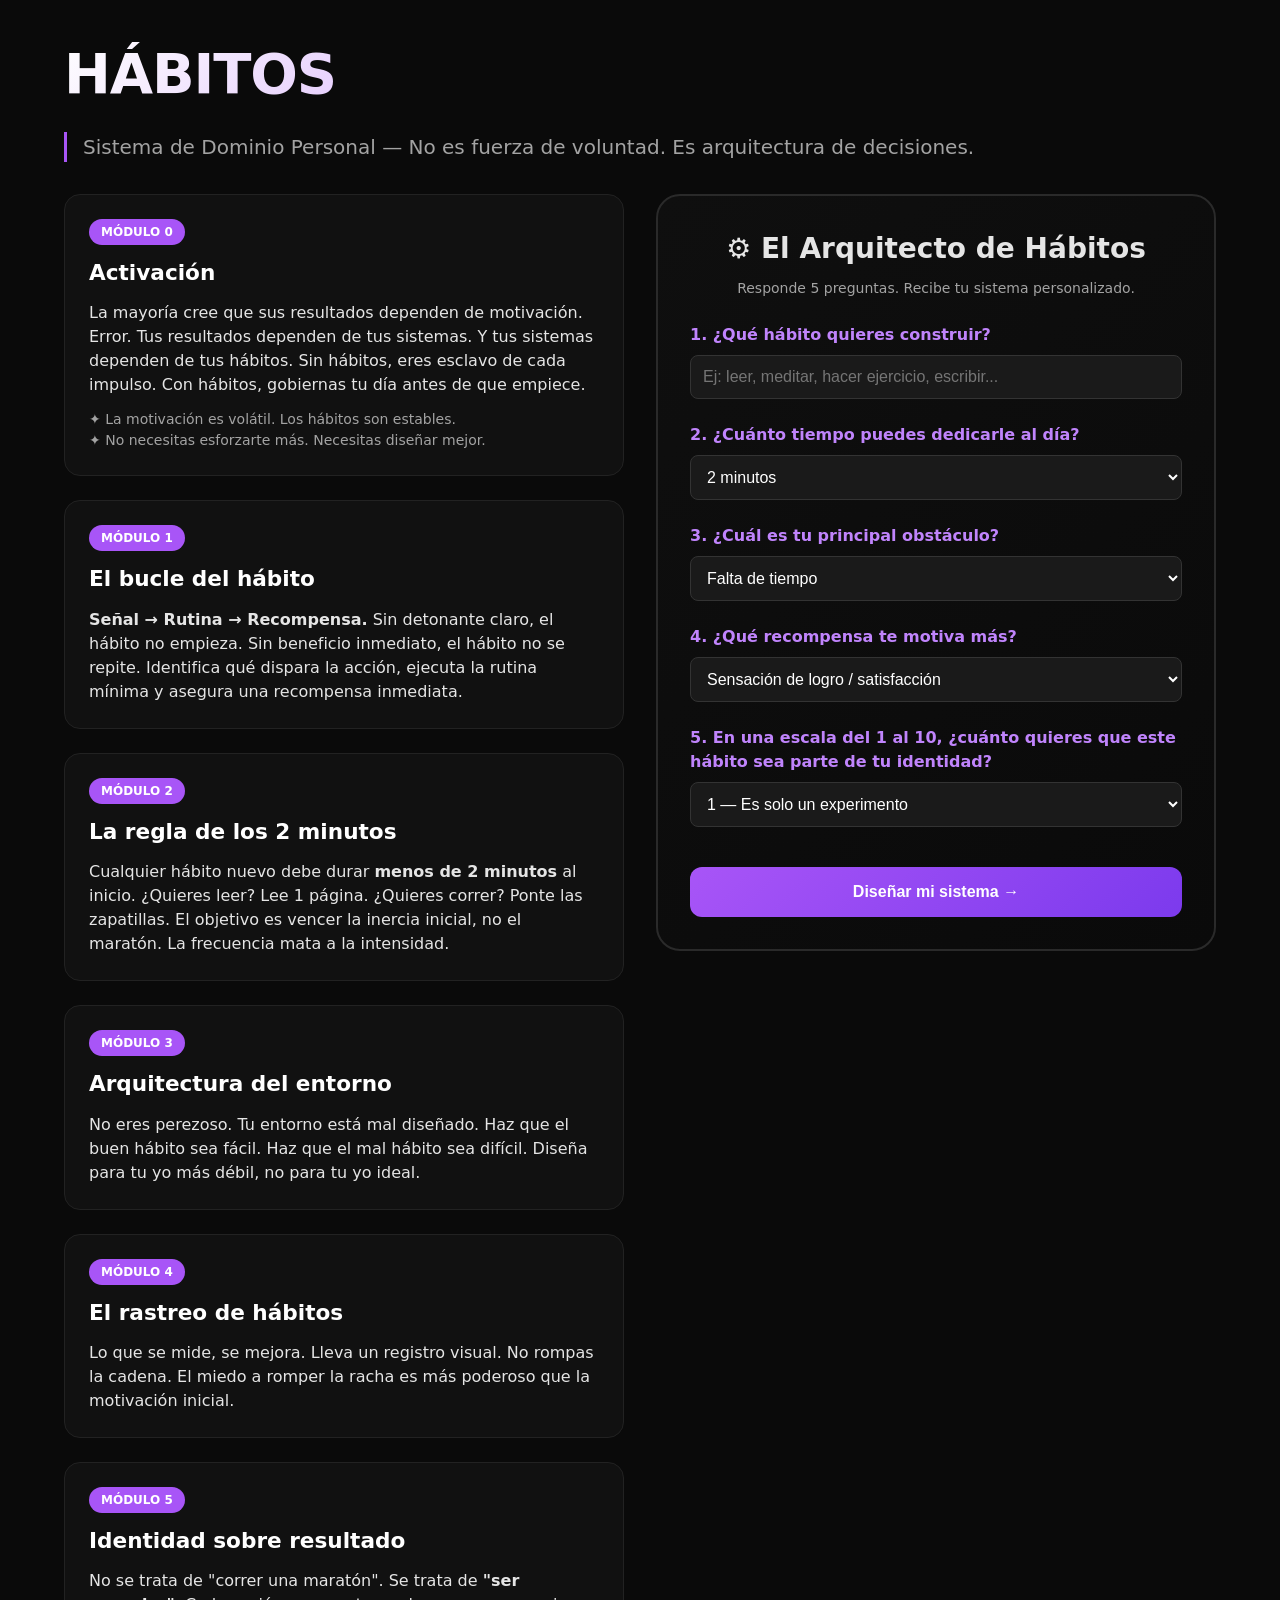
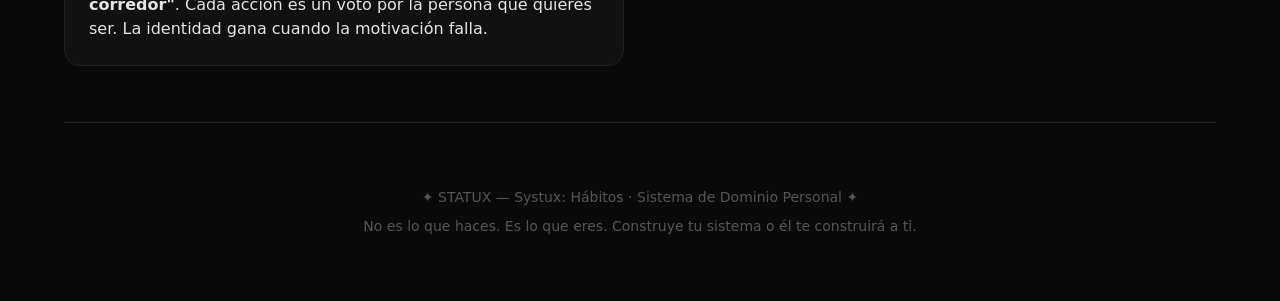
<file: Systux/Getux/H-SDDP.html>
<!DOCTYPE html>
<html lang="es">
<head>
    <meta charset="UTF-8">
    <meta name="viewport" content="width=device-width, initial-scale=1.0">
    <title>Systux — Hábitos: Sistema de Dominio Personal</title>
    <style>
        * {
            margin: 0;
            padding: 0;
            box-sizing: border-box;
        }

        body {
            background: #0a0a0a;
            font-family: 'Inter', system-ui, -apple-system, sans-serif;
            color: #e5e5e5;
            line-height: 1.5;
        }

        /* Contenedor principal */
        .container {
            max-width: 1200px;
            margin: 0 auto;
            padding: 2rem 1.5rem;
        }

        /* Tipografía */
        h1 {
            font-size: 3.5rem;
            font-weight: 800;
            background: linear-gradient(135deg, #fff 0%, #a855f7 100%);
            background-clip: text;
            -webkit-background-clip: text;
            color: transparent;
            margin-bottom: 1rem;
            letter-spacing: -0.02em;
        }

        h2 {
            font-size: 1.75rem;
            font-weight: 700;
            margin-top: 2rem;
            margin-bottom: 1rem;
            color: #fff;
        }

        h3 {
            font-size: 1.25rem;
            font-weight: 600;
            margin-top: 1.5rem;
            margin-bottom: 0.75rem;
            color: #c084fc;
        }

        .subtitulo {
            font-size: 1.25rem;
            color: #a3a3a3;
            border-left: 3px solid #a855f7;
            padding-left: 1rem;
            margin-bottom: 2rem;
        }

        /* Grid de contenido */
        .grid {
            display: grid;
            grid-template-columns: 1fr 1fr;
            gap: 2rem;
        }

        @media (max-width: 768px) {
            .grid {
                grid-template-columns: 1fr;
            }
            h1 {
                font-size: 2.25rem;
            }
        }

        /* Módulos de contenido */
        .modulo {
            background: #111;
            border-radius: 1rem;
            padding: 1.5rem;
            margin-bottom: 1.5rem;
            border: 1px solid #222;
            transition: all 0.2s;
        }

        .modulo:hover {
            border-color: #a855f7;
            transform: translateY(-2px);
        }

        .modulo-numero {
            display: inline-block;
            background: #a855f7;
            color: #fff;
            font-size: 0.75rem;
            font-weight: 600;
            padding: 0.25rem 0.75rem;
            border-radius: 2rem;
            margin-bottom: 0.75rem;
        }

        .modulo-titulo {
            font-size: 1.35rem;
            font-weight: 700;
            margin-bottom: 0.75rem;
            color: #fff;
        }

        /* Herramienta interactiva */
        .herramienta {
            background: linear-gradient(135deg, #0f0f0f 0%, #0a0a0a 100%);
            border: 2px solid #2a2a2a;
            border-radius: 1.5rem;
            padding: 2rem;
            position: sticky;
            top: 1rem;
        }

        .herramienta-titulo {
            font-size: 1.75rem;
            font-weight: 700;
            margin-bottom: 0.5rem;
            text-align: center;
        }

        .herramienta-sub {
            text-align: center;
            color: #a3a3a3;
            margin-bottom: 1.5rem;
            font-size: 0.875rem;
        }

        .pregunta {
            margin-bottom: 1.5rem;
        }

        .pregunta label {
            display: block;
            font-weight: 600;
            margin-bottom: 0.5rem;
            color: #c084fc;
        }

        input, select {
            width: 100%;
            padding: 0.75rem;
            background: #1a1a1a;
            border: 1px solid #333;
            border-radius: 0.5rem;
            color: #fff;
            font-size: 1rem;
            transition: all 0.2s;
        }

        input:focus, select:focus {
            outline: none;
            border-color: #a855f7;
        }

        button {
            width: 100%;
            padding: 1rem;
            background: linear-gradient(135deg, #a855f7 0%, #7c3aed 100%);
            border: none;
            border-radius: 0.75rem;
            color: #fff;
            font-weight: 700;
            font-size: 1rem;
            cursor: pointer;
            transition: all 0.2s;
            margin-top: 1rem;
        }

        button:hover {
            transform: translateY(-2px);
            box-shadow: 0 10px 25px -5px rgba(168, 85, 247, 0.3);
        }

        .resultado {
            margin-top: 1.5rem;
            padding: 1.5rem;
            background: #0f0f0f;
            border-radius: 1rem;
            border-left: 4px solid #a855f7;
            display: none;
        }

        .resultado.visible {
            display: block;
            animation: fadeIn 0.3s ease;
        }

        @keyframes fadeIn {
            from {
                opacity: 0;
                transform: translateY(10px);
            }
            to {
                opacity: 1;
                transform: translateY(0);
            }
        }

        .frase-identidad {
            font-size: 1.125rem;
            font-style: italic;
            padding: 1rem;
            background: #1a1a1a;
            border-radius: 0.75rem;
            margin: 1rem 0;
            color: #c084fc;
            text-align: center;
        }

        hr {
            border: none;
            height: 1px;
            background: #222;
            margin: 2rem 0;
        }

        .footer {
            text-align: center;
            padding: 2rem 0;
            color: #555;
            font-size: 0.875rem;
        }
    </style>
</head>
<body>
    <div class="container">
        <h1>HÁBITOS</h1>
        <div class="subtitulo">Sistema de Dominio Personal — No es fuerza de voluntad. Es arquitectura de decisiones.</div>

        <div class="grid">
            <!-- Columna izquierda: contenido educativo -->
            <div class="contenido">
                <div class="modulo">
                    <div class="modulo-numero">MÓDULO 0</div>
                    <div class="modulo-titulo">Activación</div>
                    <p>La mayoría cree que sus resultados dependen de motivación. Error. Tus resultados dependen de tus sistemas. Y tus sistemas dependen de tus hábitos. Sin hábitos, eres esclavo de cada impulso. Con hábitos, gobiernas tu día antes de que empiece.</p>
                    <p style="margin-top: 0.75rem; color: #a3a3a3; font-size: 0.875rem;">✦ La motivación es volátil. Los hábitos son estables.<br>✦ No necesitas esforzarte más. Necesitas diseñar mejor.</p>
                </div>

                <div class="modulo">
                    <div class="modulo-numero">MÓDULO 1</div>
                    <div class="modulo-titulo">El bucle del hábito</div>
                    <p><strong>Señal → Rutina → Recompensa.</strong> Sin detonante claro, el hábito no empieza. Sin beneficio inmediato, el hábito no se repite. Identifica qué dispara la acción, ejecuta la rutina mínima y asegura una recompensa inmediata.</p>
                </div>

                <div class="modulo">
                    <div class="modulo-numero">MÓDULO 2</div>
                    <div class="modulo-titulo">La regla de los 2 minutos</div>
                    <p>Cualquier hábito nuevo debe durar <strong>menos de 2 minutos</strong> al inicio. ¿Quieres leer? Lee 1 página. ¿Quieres correr? Ponte las zapatillas. El objetivo es vencer la inercia inicial, no el maratón. La frecuencia mata a la intensidad.</p>
                </div>

                <div class="modulo">
                    <div class="modulo-numero">MÓDULO 3</div>
                    <div class="modulo-titulo">Arquitectura del entorno</div>
                    <p>No eres perezoso. Tu entorno está mal diseñado. Haz que el buen hábito sea fácil. Haz que el mal hábito sea difícil. Diseña para tu yo más débil, no para tu yo ideal.</p>
                </div>

                <div class="modulo">
                    <div class="modulo-numero">MÓDULO 4</div>
                    <div class="modulo-titulo">El rastreo de hábitos</div>
                    <p>Lo que se mide, se mejora. Lleva un registro visual. No rompas la cadena. El miedo a romper la racha es más poderoso que la motivación inicial.</p>
                </div>

                <div class="modulo">
                    <div class="modulo-numero">MÓDULO 5</div>
                    <div class="modulo-titulo">Identidad sobre resultado</div>
                    <p>No se trata de "correr una maratón". Se trata de <strong>"ser corredor"</strong>. Cada acción es un voto por la persona que quieres ser. La identidad gana cuando la motivación falla.</p>
                </div>
            </div>

            <!-- Columna derecha: herramienta interactiva -->
            <div>
                <div class="herramienta">
                    <div class="herramienta-titulo">⚙️ El Arquitecto de Hábitos</div>
                    <div class="herramienta-sub">Responde 5 preguntas. Recibe tu sistema personalizado.</div>

                    <div class="pregunta">
                        <label>1. ¿Qué hábito quieres construir?</label>
                        <input type="text" id="habito" placeholder="Ej: leer, meditar, hacer ejercicio, escribir...">
                    </div>

                    <div class="pregunta">
                        <label>2. ¿Cuánto tiempo puedes dedicarle al día?</label>
                        <select id="tiempo">
                            <option value="2min">2 minutos</option>
                            <option value="5min">5 minutos</option>
                            <option value="15min">15 minutos</option>
                            <option value="30min">30 minutos o más</option>
                        </select>
                    </div>

                    <div class="pregunta">
                        <label>3. ¿Cuál es tu principal obstáculo?</label>
                        <select id="obstaculo">
                            <option value="tiempo">Falta de tiempo</option>
                            <option value="pereza">Pereza / falta de energía</option>
                            <option value="distracciones">Distracciones (teléfono, redes)</option>
                            <option value="miedo">Miedo a fallar / perfeccionismo</option>
                            <option value="inconsistencia">Inconsistencia (empiezo y dejo)</option>
                        </select>
                    </div>

                    <div class="pregunta">
                        <label>4. ¿Qué recompensa te motiva más?</label>
                        <select id="recompensa">
                            <option value="logro">Sensación de logro / satisfacción</option>
                            <option value="descanso">Descanso / relajación</option>
                            <option value="social">Validación social / compartir</option>
                            <option value="dinero">Dinero / beneficio tangible</option>
                            <option value="salud">Salud / bienestar físico</option>
                        </select>
                    </div>

                    <div class="pregunta">
                        <label>5. En una escala del 1 al 10, ¿cuánto quieres que este hábito sea parte de tu identidad?</label>
                        <select id="identidad">
                            <option value="1">1 — Es solo un experimento</option>
                            <option value="2">2</option>
                            <option value="3">3</option>
                            <option value="4">4</option>
                            <option value="5">5 — Me gustaría, pero no es prioridad</option>
                            <option value="6">6</option>
                            <option value="7">7</option>
                            <option value="8">8 — Es importante para quién quiero ser</option>
                            <option value="9">9</option>
                            <option value="10">10 — Soy alguien que HACE esto</option>
                        </select>
                    </div>

                    <button onclick="disenarSistema()">Diseñar mi sistema →</button>

                    <div id="resultado" class="resultado">
                        <!-- Aquí se inyecta el resultado personalizado -->
                    </div>
                </div>
            </div>
        </div>

        <hr>

        <div class="footer">
            <p>✦ STATUX — Systux: Hábitos · Sistema de Dominio Personal ✦</p>
            <p style="margin-top: 0.5rem;">No es lo que haces. Es lo que eres. Construye tu sistema o él te construirá a ti.</p>
        </div>
    </div>

    <script>
        function disenarSistema() {
            const habito = document.getElementById('habito').value.trim();
            const tiempo = document.getElementById('tiempo').value;
            const obstaculo = document.getElementById('obstaculo').value;
            const recompensa = document.getElementById('recompensa').value;
            const identidadScore = parseInt(document.getElementById('identidad').value);

            if (!habito) {
                alert("Escribe qué hábito quieres construir.");
                return;
            }

            // Mapear tiempo a duración sugerida
            let duracionSugerida = "";
            let tiempoTexto = "";
            switch(tiempo) {
                case '2min': duracionSugerida = "Empieza con 2 minutos exactos. Usa la regla de los 2 minutos."; tiempoTexto = "2 minutos"; break;
                case '5min': duracionSugerida = "5 minutos es perfecto. No más. La consistencia es lo que importa."; tiempoTexto = "5 minutos"; break;
                case '15min': duracionSugerida = "15 minutos es viable. Divide en bloques de 5 si es necesario."; tiempoTexto = "15 minutos"; break;
                default: duracionSugerida = "30 minutos o más. Asegúrate de que sea sostenible. Si no, reduce a 15."; tiempoTexto = "30+ minutos";
            }

            // Detonante según obstáculo
            let detonante = "";
            switch(obstaculo) {
                case 'tiempo': detonante = "Detonante sugerido: Justo después de la tarea que más tiempo te consume. Usa el 'desencadenante de apilamiento'."; break;
                case 'pereza': detonante = "Detonante sugerido: Inmediatamente al despertar, antes de que tu cerebro encuentre excusas."; break;
                case 'distracciones': detonante = "Detonante sugerido: Apaga el teléfono o déjalo en otra habitación. Tu señal será 'cuando vea el espacio vacío'."; break;
                case 'miedo': detonante = "Detonante sugerido: Compromiso público. Dile a alguien que lo harás. La presión social mata el miedo."; break;
                default: detonante = "Detonante sugerido: Elige una hora fija. Misma hora, todos los días. Tu cerebro aprenderá el patrón.";
            }

            // Recompensa personalizada
            let recompensaTexto = "";
            switch(recompensa) {
                case 'logro': recompensaTexto = "Marca una X en un calendario visible. Ver la cadena crecer es tu recompensa."; break;
                case 'descanso': recompensaTexto = "Después del hábito, tómate 5 minutos de descanso sin culpa. Asocia el hábito con el alivio."; break;
                case 'social': recompensaTexto = "Comparte tu progreso en una red o con un amigo. La validación externa refuerza la repetición."; break;
                case 'dinero': recompensaTexto = "Crea un 'tarro del hábito': cada día que cumplas, mete dinero. Al mes, gástatelo en algo que disfrutes."; break;
                default: recompensaTexto = "Recompensa inmediata: después del hábito, date algo pequeño que disfrutes (un café, un episodio corto).";
            }

            // Frase de identidad
            let fraseIdentidad = "";
            if (identidadScore >= 8) {
                fraseIdentidad = `"Yo soy alguien que ${habito.toLowerCase()}. No lo intento. Lo soy."`;
            } else if (identidadScore >= 5) {
                fraseIdentidad = `"Estoy construyendo la versión de mí que ${habito.toLowerCase()} naturalmente."`;
            } else {
                fraseIdentidad = `"Por ahora, ${habito.toLowerCase()} es un experimento. Pero los experimentos repetidos se convierten en identidad."`;
            }

            // Plan de 7 días comprimido
            const plan = `Días 1-2: Solo activa el detonante. ${tiempoTexto} exactos. No más.<br>
                          Días 3-4: Ejecuta la rutina. Si fallas un día, no dos seguidos.<br>
                          Días 5-7: Registra cada día. No rompas la cadena.`;

            // Construir HTML del resultado
            const resultadoHTML = `
                <h3 style="margin-top: 0; margin-bottom: 1rem;">📋 Tu sistema personalizado</h3>
                
                <div class="frase-identidad">
                    "${fraseIdentidad}"
                </div>

                <p><strong>🎯 Hábito:</strong> ${habito}</p>
                <p><strong>⏱️ Duración óptima:</strong> ${duracionSugerida}</p>
                <p><strong>🔔 Detonante:</strong> ${detonante}</p>
                <p><strong>🎁 Recompensa inmediata:</strong> ${recompensaTexto}</p>
                <p><strong>📅 Plan de 7 días:</strong><br>${plan}</p>
                
                <hr style="margin: 1rem 0; background: #333;">
                
                <p style="font-size: 0.875rem; color: #a3a3a3;">
                ⚡ Regla Statux: No necesitas motivación. Necesitas un sistema que funcione incluso cuando estás cansado, distraído o sin ganas.
                </p>
            `;

            const resultadoDiv = document.getElementById('resultado');
            resultadoDiv.innerHTML = resultadoHTML;
            resultadoDiv.classList.add('visible');
        }
    </script>
</body>
</html>
</file>
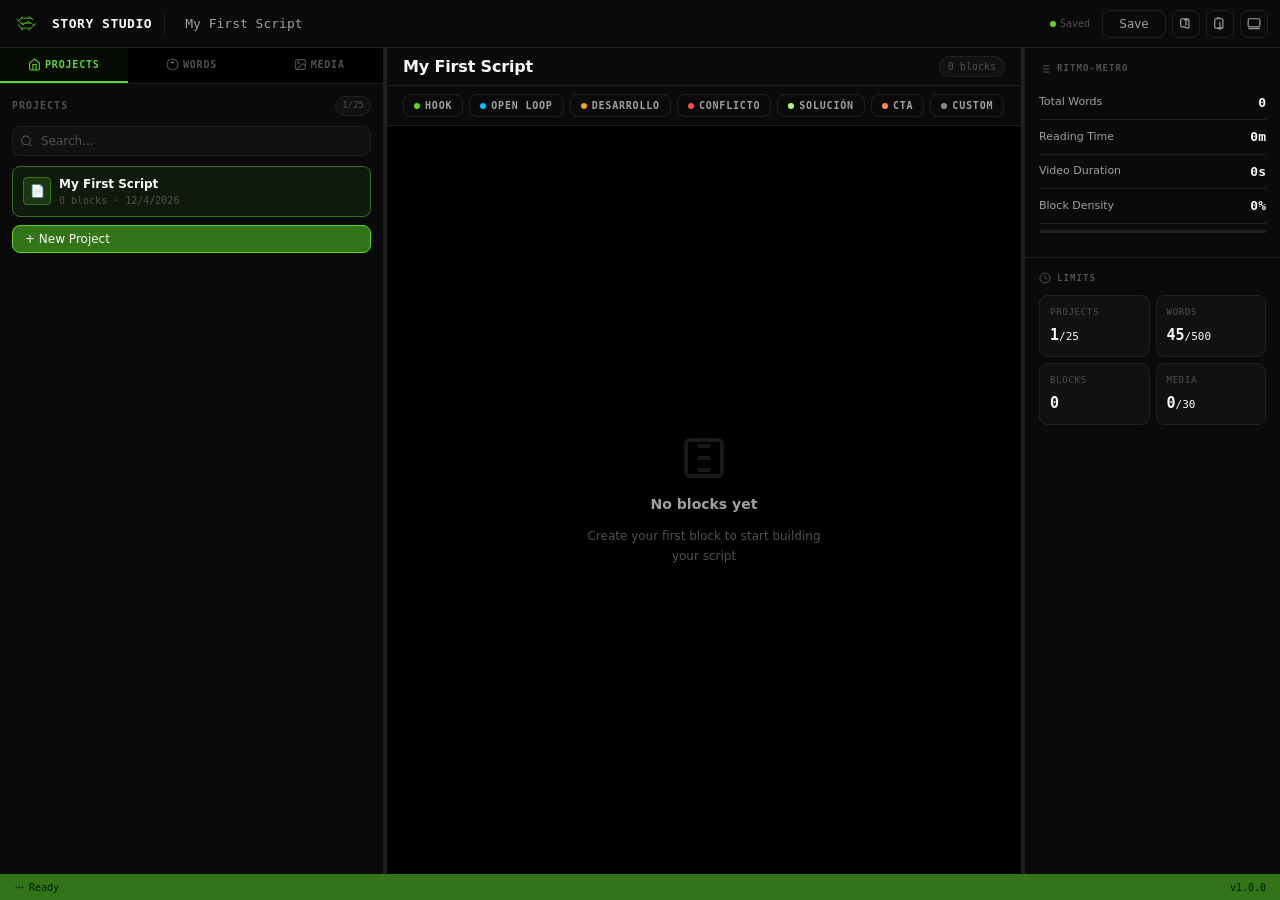
<file: Systux/Getux/Story-Studio/StoryStudio.html>
<!DOCTYPE html>
<html lang="es">
<head>
  <meta charset="UTF-8">
  <meta name="viewport" content="width=device-width, initial-scale=1.0">
  <title>Story Studio</title>
  <link rel="stylesheet" href="StoryStudio.css">
</head>
<body>

<!-- LOADER -->
<div id="loader">
  <svg class="loader-logo" viewBox="0 0 500 500">
    <path class="statux-path cuerpo" d="M225.999908,329.843475 C208.754364,329.843475 192.008804,329.843475 174.326538,329.843475 C183.611938,341.056976 192.271851,351.515106 201.261032,362.370880 C198.201035,364.906006 195.220856,367.375000 191.866653,370.153839 C162.266953,334.482910 132.839920,299.020081 103.021248,263.085266 C106.050591,260.508453 109.014664,257.987183 112.288124,255.202759 C123.075844,268.182800 133.683395,280.943848 144.288391,293.707062 C150.143509,300.753723 155.873627,307.910797 161.941696,314.768921 C163.266907,316.266693 165.789505,317.506073 167.764267,317.511322 C222.420624,317.657349 277.077484,317.644531 331.734070,317.558258 C333.576935,317.555359 335.885620,317.044189 337.189117,315.884308 C353.355225,301.499847 369.375000,286.950897 385.765564,272.143280 C384.529877,271.209564 383.585388,270.391602 382.544098,269.724823 C368.535309,260.754486 354.548309,251.748917 340.451202,242.919220 C338.612091,241.767288 336.192261,240.988205 334.037231,240.978699 C305.376312,240.852310 276.714447,240.848129 248.053604,240.980316 C245.716446,240.991104 243.135544,241.783005 241.090210,242.951279 C224.796158,252.258209 208.604172,261.743835 192.237350,271.258118 C154.250488,236.330368 116.254845,201.394531 77.970634,166.193390 C80.767830,163.147354 83.423027,160.255966 86.187958,157.245056 C95.312439,165.605209 104.133522,173.687347 113.192673,181.987640 C139.652328,158.549835 165.922913,135.279526 192.507385,111.731171 C195.126694,114.674324 197.713943,117.581436 200.576889,120.798340 C193.693237,126.946930 186.950073,132.970047 179.546585,139.582977 C225.233124,139.582977 269.891693,139.582977 316.079834,139.582977 C305.787048,133.226379 296.696075,127.611984 287.241547,121.773094 C289.378204,118.239273 291.391663,114.909187 293.531769,111.369659 C323.998322,130.067764 354.320984,148.677551 384.869934,167.426239 C382.716797,170.945099 380.661011,174.304886 378.509949,177.820343 C365.633148,169.905273 352.947998,161.983688 340.103790,154.329025 C337.825287,152.971115 334.886292,152.067215 332.249664,152.060959 C278.093140,151.932190 223.936127,151.926331 169.779755,152.085236 C167.281876,152.092560 164.276749,153.270981 162.376389,154.910614 C149.017395,166.436722 135.886520,178.227234 122.291122,190.280457 C124.253517,192.145004 125.982010,193.833664 127.759735,195.468811 C138.674179,205.507919 149.487091,215.663086 160.621109,225.452835 C162.729492,227.306671 166.117020,228.585266 168.931488,228.617218 C191.257889,228.870651 213.589355,228.856125 235.916687,228.646942 C239.058304,228.617493 242.523361,227.688934 245.263626,226.151535 C259.913574,217.932327 274.475555,209.543991 288.845490,200.846649 C292.481537,198.645935 294.928314,199.068649 298.237244,201.202606 C328.990509,221.035446 359.838196,240.721878 390.662048,260.445282 C392.184418,261.419434 393.739471,262.342529 395.423279,263.377930 C404.486969,255.199051 413.382843,247.171646 422.686096,238.776596 C425.335449,241.677872 427.970490,244.563492 430.894501,247.765564 C385.515686,288.799805 340.207825,329.769928 294.767517,370.859802 C291.938629,367.680725 289.408600,364.837463 286.673309,361.763519 C298.251312,351.268311 309.629120,340.954590 321.886566,329.843475 C289.317291,329.843475 257.908600,329.843475 225.999908,329.843475 Z"></path>
    <path class="statux-path ojos" d="M300.376343,217.124832 C295.552856,212.479828 290.838531,212.706543 285.602844,216.784958 C282.226990,219.414612 278.188690,221.190002 274.464722,223.377945 C271.881073,224.895874 269.327057,226.464325 265.818756,228.576874 C283.750244,228.576874 300.284607,228.576874 318.169678,228.576874 C311.736542,224.451904 306.353210,221.000046 300.376343,217.124832 M209.416748,240.883652 C199.052048,240.883652 188.687332,240.883652 177.205673,240.883652 C183.316818,246.517960 188.573608,251.364594 193.844055,256.223816 C202.407944,251.212021 210.537811,246.454208 218.667679,241.696411 C218.543671,241.425491 218.419662,241.154572 218.295654,240.883652 C215.657425,240.883652 213.019180,240.883652 209.416748,240.883652 Z"></path>
  </svg>
  <div class="loader-bar">
    <div class="loader-bar-fill"></div>
  </div>
  <div class="loader-text">Initializing Studio...</div>
</div>

<!-- APP -->
<div id="app">
  <!-- TOP BAR -->
  <div class="topbar">
    <a href="#" class="topbar-logo">
      <svg viewBox="0 0 500 500">
        <path class="statux-path cuerpo" d="M225.999908,329.843475 C208.754364,329.843475 192.008804,329.843475 174.326538,329.843475 C183.611938,341.056976 192.271851,351.515106 201.261032,362.370880 C198.201035,364.906006 195.220856,367.375000 191.866653,370.153839 C162.266953,334.482910 132.839920,299.020081 103.021248,263.085266 C106.050591,260.508453 109.014664,257.987183 112.288124,255.202759 C123.075844,268.182800 133.683395,280.943848 144.288391,293.707062 C150.143509,300.753723 155.873627,307.910797 161.941696,314.768921 C163.266907,316.266693 165.789505,317.506073 167.764267,317.511322 C222.420624,317.657349 277.077484,317.644531 331.734070,317.558258 C333.576935,317.555359 335.885620,317.044189 337.189117,315.884308 C353.355225,301.499847 369.375000,286.950897 385.765564,272.143280 C384.529877,271.209564 383.585388,270.391602 382.544098,269.724823 C368.535309,260.754486 354.548309,251.748917 340.451202,242.919220 C338.612091,241.767288 336.192261,240.988205 334.037231,240.978699 C305.376312,240.852310 276.714447,240.848129 248.053604,240.980316 C245.716446,240.991104 243.135544,241.783005 241.090210,242.951279 C224.796158,252.258209 208.604172,261.743835 192.237350,271.258118 C154.250488,236.330368 116.254845,201.394531 77.970634,166.193390 C80.767830,163.147354 83.423027,160.255966 86.187958,157.245056 C95.312439,165.605209 104.133522,173.687347 113.192673,181.987640 C139.652328,158.549835 165.922913,135.279526 192.507385,111.731171 C195.126694,114.674324 197.713943,117.581436 200.576889,120.798340 C193.693237,126.946930 186.950073,132.970047 179.546585,139.582977 C225.233124,139.582977 269.891693,139.582977 316.079834,139.582977 C305.787048,133.226379 296.696075,127.611984 287.241547,121.773094 C289.378204,118.239273 291.391663,114.909187 293.531769,111.369659 C323.998322,130.067764 354.320984,148.677551 384.869934,167.426239 C382.716797,170.945099 380.661011,174.304886 378.509949,177.820343 C365.633148,169.905273 352.947998,161.983688 340.103790,154.329025 C337.825287,152.971115 334.886292,152.067215 332.249664,152.060959 C278.093140,151.932190 223.936127,151.926331 169.779755,152.085236 C167.281876,152.092560 164.276749,153.270981 162.376389,154.910614 C149.017395,166.436722 135.886520,178.227234 122.291122,190.280457 C124.253517,192.145004 125.982010,193.833664 127.759735,195.468811 C138.674179,205.507919 149.487091,215.663086 160.621109,225.452835 C162.729492,227.306671 166.117020,228.585266 168.931488,228.617218 C191.257889,228.870651 213.589355,228.856125 235.916687,228.646942 C239.058304,228.617493 242.523361,227.688934 245.263626,226.151535 C259.913574,217.932327 274.475555,209.543991 288.845490,200.846649 C292.481537,198.645935 294.928314,199.068649 298.237244,201.202606 C328.990509,221.035446 359.838196,240.721878 390.662048,260.445282 C392.184418,261.419434 393.739471,262.342529 395.423279,263.377930 C404.486969,255.199051 413.382843,247.171646 422.686096,238.776596 C425.335449,241.677872 427.970490,244.563492 430.894501,247.765564 C385.515686,288.799805 340.207825,329.769928 294.767517,370.859802 C291.938629,367.680725 289.408600,364.837463 286.673309,361.763519 C298.251312,351.268311 309.629120,340.954590 321.886566,329.843475 C289.317291,329.843475 257.908600,329.843475 225.999908,329.843475 Z"></path>
        <path class="statux-path ojos" d="M300.376343,217.124832 C295.552856,212.479828 290.838531,212.706543 285.602844,216.784958 C282.226990,219.414612 278.188690,221.190002 274.464722,223.377945 C271.881073,224.895874 269.327057,226.464325 265.818756,228.576874 C283.750244,228.576874 300.284607,228.576874 318.169678,228.576874 C311.736542,224.451904 306.353210,221.000046 300.376343,217.124832 M209.416748,240.883652 C199.052048,240.883652 188.687332,240.883652 177.205673,240.883652 C183.316818,246.517960 188.573608,251.364594 193.844055,256.223816 C202.407944,251.212021 210.537811,246.454208 218.667679,241.696411 C218.543671,241.425491 218.419662,241.154572 218.295654,240.883652 C215.657425,240.883652 213.019180,240.883652 209.416748,240.883652 Z"></path>
      </svg>
    </a>
    <div class="topbar-brand">STORY STUDIO</div>
    <div class="topbar-divider"></div>
    <div class="topbar-project-name" id="projectName">New Project</div>
    <div class="topbar-spacer"></div>
    <div class="save-status-badge saved" id="saveStatus">
      <div class="dot"></div>
      <span>Saved</span>
    </div>
    <div class="topbar-actions">
      <button class="btn btn-save" id="saveBtn" title="Save Project">Save</button>
      <button class="btn btn-icon" id="exportBtn" title="Export Project">
        <svg viewBox="0 0 24 24" fill="none" stroke="currentColor" stroke-width="2"><path d="M8 17H5a2 2 0 0 1-2-2V5a2 2 0 0 1 2-2h10a2 2 0 0 1 2 2v12a2 2 0 0 1-2 2Z"/><polyline points="12 15 12 2"/><polyline points="9 6 12 3 15 6"/></svg>
      </button>
      <button class="btn btn-icon" id="importBtn" title="Import Project">
        <svg viewBox="0 0 24 24" fill="none" stroke="currentColor" stroke-width="2"><path d="M8 3H5a2 2 0 0 0-2 2v12a2 2 0 0 0 2 2h3m0 0h7a2 2 0 0 0 2-2V5a2 2 0 0 0-2-2h-7m0 0V2a2 2 0 0 1 2-2h3"/><polyline points="12 9 12 21"/><polyline points="9 18 12 21 15 18"/></svg>
      </button>
      <button class="btn btn-icon" id="teleprompterBtn" title="Open Teleprompter">
        <svg viewBox="0 0 24 24" fill="none" stroke="currentColor" stroke-width="2"><rect x="2" y="3" width="20" height="14" rx="2" ry="2"/><line x1="2" y1="20" x2="22" y2="20"/></svg>
      </button>
    </div>
  </div>

  <!-- MAIN LAYOUT -->
  <div class="main-layout">
    <!-- LEFT PANEL -->
    <div class="panel-left">
      <div class="panel-tabs">
        <button class="panel-tab active" data-tab="projects">
          <svg viewBox="0 0 24 24" fill="none" stroke="currentColor" stroke-width="2"><path d="M3 9l9-7 9 7v11a2 2 0 0 1-2 2H5a2 2 0 0 1-2-2z"/><polyline points="9 22 9 12 15 12 15 22"/></svg>
          Projects
        </button>
        <button class="panel-tab" data-tab="wordstock">
          <svg viewBox="0 0 24 24" fill="none" stroke="currentColor" stroke-width="2"><path d="M12 2C6.48 2 2 6.48 2 12s4.48 10 10 10 10-4.48 10-10S17.52 2 12 2zm0 3v6m4-3H8"/></svg>
          Words
        </button>
        <button class="panel-tab" data-tab="media">
          <svg viewBox="0 0 24 24" fill="none" stroke="currentColor" stroke-width="2"><rect x="3" y="3" width="18" height="18" rx="2" ry="2"/><circle cx="8.5" cy="8.5" r="1.5"/><polyline points="21 15 16 10 5 21"/></svg>
          Media
        </button>
      </div>

      <div class="panel-content">
        <!-- PROJECTS TAB -->
        <div class="tab-content" data-tab="projects">
          <div class="panel-section">
            <div class="section-header">
              <div class="section-title">Projects</div>
              <div class="section-badge" id="projectCount">0/25</div>
            </div>
            <div class="search-input-wrap">
              <svg viewBox="0 0 24 24" fill="none" stroke="currentColor" stroke-width="2"><circle cx="11" cy="11" r="8"/><path d="m21 21-4.35-4.35"/></svg>
              <input type="text" class="search-input" id="projectSearch" placeholder="Search...">
            </div>
            <div class="project-list" id="projectList"></div>
            <button class="btn btn-primary" id="newProjectBtn" style="width: 100%; margin-top: 8px;">+ New Project</button>
          </div>
        </div>

        <!-- WORDSTOCK TAB -->
        <div class="tab-content" data-tab="wordstock" style="display: none;">
          <div class="panel-section">
            <div class="section-header">
              <div class="section-title">Word Stock</div>
              <div class="section-badge" id="wordstockCount">0/500</div>
            </div>
            <div class="word-stock-categories">
              <button class="ws-cat-btn active" data-category="all">All</button>
              <button class="ws-cat-btn" data-category="hooks">Hooks</button>
              <button class="ws-cat-btn" data-category="ctas">CTAs</button>
              <button class="ws-cat-btn" data-category="transitions">Trans.</button>
              <button class="ws-cat-btn" data-category="keywords">Key.</button>
            </div>
            <div class="word-stock-list" id="wordstockList"></div>
            <div class="ws-add-form">
              <input type="text" class="ws-add-input" id="wsAddInput" placeholder="Add new word...">
              <button class="btn btn-icon btn-primary" id="wsAddBtn">
                <svg viewBox="0 0 24 24" fill="none" stroke="currentColor" stroke-width="2"><line x1="12" y1="5" x2="12" y2="19"/><line x1="5" y1="12" x2="19" y2="12"/></svg>
              </button>
            </div>
          </div>
        </div>

        <!-- MEDIA TAB -->
        <div class="tab-content" data-tab="media" style="display: none;">
          <div class="panel-section">
            <div class="section-header">
              <div class="section-title">Media Library</div>
              <div class="section-badge" id="mediaCount">0/30</div>
            </div>
            <div class="media-grid" id="mediaGrid"></div>
            <div class="media-upload-zone" id="uploadZone">
              <svg viewBox="0 0 24 24" fill="none" stroke="currentColor" stroke-width="2"><path d="M21 15v4a2 2 0 0 1-2 2H5a2 2 0 0 1-2-2v-4"/><polyline points="7 10 12 15 17 10"/><line x1="12" y1="15" x2="12" y2="3"/></svg>
              <p>Drop images or videos<br><span>or click to browse</span></p>
            </div>
          </div>
        </div>
      </div>
    </div>

    <!-- RESIZER -->
    <div class="panel-resizer" id="resizer1"></div>

    <!-- CENTER PANEL -->
    <div class="panel-center">
      <div class="editor-topbar">
        <input type="text" class="editor-title-input" id="scriptTitle" placeholder="Untitled Script">
        <div class="editor-meta">
          <span class="editor-meta-badge" id="blockCount">0 blocks</span>
        </div>
      </div>

      <div class="block-toolbar" id="blockToolbar"></div>

      <div class="blocks-container" id="blocksContainer">
        <div class="blocks-empty">
          <svg viewBox="0 0 24 24" fill="none" stroke="currentColor" stroke-width="2"><rect x="3" y="3" width="18" height="18" rx="2" ry="2"/><line x1="9" y1="9" x2="15" y2="9"/><line x1="9" y1="15" x2="15" y2="15"/></svg>
          <h3>No blocks yet</h3>
          <p>Create your first block to start building your script</p>
        </div>
      </div>
    </div>

    <!-- RESIZER -->
    <div class="panel-resizer" id="resizer2"></div>

    <!-- RIGHT PANEL -->
    <div class="panel-right">
      <div class="context-panel" id="contextPanel">
        <div class="context-section">
          <div class="ctx-label">
            <svg viewBox="0 0 24 24" fill="none" stroke="currentColor" stroke-width="2"><line x1="8" y1="6" x2="21" y2="6"/><line x1="8" y1="12" x2="21" y2="12"/><line x1="8" y1="18" x2="21" y2="18"/><line x1="3" y1="6" x2="3.01" y2="6"/><line x1="3" y1="12" x2="3.01" y2="12"/><line x1="3" y1="18" x2="3.01" y2="18"/></svg>
            Ritmo-Metro
          </div>
          <div class="ritmo-stat">
            <span class="ritmo-stat-label">Total Words</span>
            <span class="ritmo-stat-value" id="ritmoWords">0</span>
          </div>
          <div class="ritmo-stat">
            <span class="ritmo-stat-label">Reading Time</span>
            <span class="ritmo-stat-value" id="ritmoReading">0m</span>
          </div>
          <div class="ritmo-stat">
            <span class="ritmo-stat-label">Video Duration</span>
            <span class="ritmo-stat-value" id="ritmoDuration">0s</span>
          </div>
          <div class="ritmo-stat">
            <span class="ritmo-stat-label">Block Density</span>
            <span class="ritmo-stat-value" id="ritmoDensity">0%</span>
          </div>
          <div class="ritmo-progress">
            <div class="ritmo-progress-bar">
              <div class="ritmo-progress-fill" id="ritmoProgressFill" style="width: 0%"></div>
            </div>
          </div>
          <div class="ritmo-warnings" id="ritmoWarnings"></div>
        </div>

        <div class="context-section" id="limitSection">
          <div class="ctx-label">
            <svg viewBox="0 0 24 24" fill="none" stroke="currentColor" stroke-width="2"><circle cx="12" cy="12" r="10"/><path d="M12 6v6l4 2"/></svg>
            Limits
          </div>
          <div class="limits-grid" id="limitsGrid"></div>
        </div>
      </div>
    </div>
  </div>

  <!-- STATUS BAR -->
  <div class="statusbar">
    <div class="statusbar-left">
      <div class="statusbar-item">
        <svg viewBox="0 0 24 24" fill="none" stroke="currentColor" stroke-width="2"><circle cx="12" cy="12" r="1"/><circle cx="19" cy="12" r="1"/><circle cx="5" cy="12" r="1"/></svg>
        <span id="statusText">Ready</span>
      </div>
    </div>
    <div class="statusbar-right">
      <div class="statusbar-item">
        <span id="versionText">v1.0.0</span>
      </div>
    </div>
  </div>
</div>

<!-- TELEPROMPTER -->
<div id="teleprompter-overlay">
  <div class="teleprompter-controls">
    <div class="teleprompter-ctrl-group">
      <button class="tp-btn active" id="tpPlayBtn">▶ Play</button>
      <button class="tp-btn" id="tpPauseBtn">⏸ Pause</button>
      <button class="tp-btn" id="tpResetBtn">↻ Reset</button>
    </div>
    <div class="teleprompter-ctrl-group">
      <span class="tp-label">Speed</span>
      <div class="tp-slider-wrap">
        <input type="range" class="tp-slider" id="tpSpeed" min="1" max="10" value="3">
        <span class="tp-value" id="tpSpeedValue">3x</span>
      </div>
    </div>
    <div class="teleprompter-ctrl-group">
      <span class="tp-label">Size</span>
      <div class="tp-slider-wrap">
        <input type="range" class="tp-slider" id="tpSize" min="18" max="72" value="36">
        <span class="tp-value" id="tpSizeValue">36</span>
      </div>
    </div>
    <button class="tp-btn close" id="tpCloseBtn">✕ Close</button>
  </div>
  <div class="teleprompter-scroll-area">
    <div class="teleprompter-content" id="teleprompterContent"></div>
  </div>
</div>

<!-- NOTIFICATIONS -->
<div id="notifications"></div>

<!-- MODALS -->
<div class="modal-overlay" id="modalOverlay">
  <div class="modal" id="modal"></div>
</div>

<script src="StoryStudio.js"></script>
</body>
</html>
</file>
<file: Systux/Getux/hsddp/main.css>
/* ============================================
   HÁBITOS — Sistema de Dominio Personal
   CSS Principal
   ============================================ */

/* --- Reset & Base --- */
*, *::before, *::after { box-sizing: border-box; margin: 0; padding: 0; }

:root {
  --bg: #000;
  --fg: #fff;
  --card: #111;
  --card2: #0a0a0a;
  --border: #242424;
  --muted: #222;
  --muted-fg: #777;
  --accent: #333;
  --accent-fg: #fff;
  --secondary-fg: #bbb;
  --destructive: hsl(0,60%,40%);
  --radius: 8px;
  --font: 'Inter', sans-serif;
  --font-mono: 'JetBrains Mono', monospace;
  --sidebar-w: 200px;
  --transition: 0.18s ease;
}

html, body { height: 100%; }

body {
  background: var(--bg);
  color: var(--fg);
  font-family: var(--font);
  font-size: 14px;
  line-height: 1.5;
  -webkit-font-smoothing: antialiased;
}

a { color: inherit; text-decoration: none; }
button { cursor: pointer; font-family: inherit; }
input, textarea, select { font-family: inherit; }

/* --- Scrollbar --- */
::-webkit-scrollbar { width: 4px; }
::-webkit-scrollbar-track { background: transparent; }
::-webkit-scrollbar-thumb { background: #333; border-radius: 2px; }
::-webkit-scrollbar-thumb:hover { background: #444; }

/* ============================================
   SCREENS
   ============================================ */
#app { height: 100vh; display: flex; }

.mobile-sidebar-toggle { display: none; }

.screen { display: none; width: 100%; }
.screen.active { display: flex; }

/* ============================================
   WELCOME SCREEN
   ============================================ */
#screen-welcome {
  align-items: center;
  justify-content: center;
  min-height: 100vh;
  background: var(--bg);
}

.welcome-container {
  width: 100%;
  max-width: 420px;
  padding: 2rem;
  text-align: center;
}

.welcome-brand {
  display: flex;
  align-items: center;
  justify-content: center;
  gap: 8px;
  margin-bottom: 8px;
}

.welcome-dot {
  width: 8px; height: 8px;
  border-radius: 50%;
  background: var(--fg);
  animation: pulse 2s infinite;
}

.welcome-title {
  font-size: 13px;
  font-weight: 700;
  letter-spacing: 0.2em;
  color: var(--fg);
}

.welcome-subtitle {
  font-size: 11px;
  color: var(--muted-fg);
  letter-spacing: 0.08em;
  margin-bottom: 3rem;
  font-family: var(--font-mono);
}

.welcome-form {
  display: flex;
  flex-direction: column;
  gap: 12px;
  text-align: left;
}

.welcome-hint {
  font-size: 11px;
  color: var(--muted-fg);
  margin-top: -4px;
}

/* ============================================
   APP LAYOUT
   ============================================ */
#screen-app {
  display: flex;
  height: 100vh;
  overflow: hidden;
}

/* --- Sidebar --- */
#sidebar {
  width: var(--sidebar-w);
  min-width: var(--sidebar-w);
  background: #0a0a0a;
  border-right: 1px solid var(--border);
  display: flex;
  flex-direction: column;
  padding: 20px 0;
  overflow: hidden;
}

.sidebar-brand {
  display: flex;
  align-items: center;
  gap: 8px;
  padding: 0 16px 20px;
  border-bottom: 1px solid var(--border);
  margin-bottom: 12px;
}

.sidebar-dot {
  width: 6px; height: 6px;
  border-radius: 50%;
  background: var(--fg);
}

.sidebar-title {
  font-size: 11px;
  font-weight: 700;
  letter-spacing: 0.2em;
}

.sidebar-nav {
  flex: 1;
  display: flex;
  flex-direction: column;
  gap: 2px;
  padding: 0 8px;
}

.nav-link {
  display: flex;
  align-items: center;
  gap: 10px;
  padding: 8px 10px;
  border-radius: var(--radius);
  font-size: 12px;
  color: var(--muted-fg);
  transition: all var(--transition);
}

.nav-link:hover { background: var(--muted); color: var(--fg); }
.nav-link.active { background: var(--muted); color: var(--fg); }

.nav-icon {
  width: 15px; height: 15px;
  flex-shrink: 0;
}

.sidebar-footer {
  padding: 16px;
  border-top: 1px solid var(--border);
}

.sidebar-user {
  display: flex;
  align-items: center;
  gap: 8px;
  margin-bottom: 4px;
}

.sidebar-user-dot {
  width: 5px; height: 5px;
  border-radius: 50%;
  background: #4ade80;
}

.sidebar-user-name {
  font-size: 12px;
  color: var(--secondary-fg);
  overflow: hidden;
  text-overflow: ellipsis;
  white-space: nowrap;
}

.sidebar-status {
  font-size: 10px;
  font-family: var(--font-mono);
  color: var(--muted-fg);
  letter-spacing: 0.1em;
}

/* --- Main Content --- */
#main-content {
  flex: 1;
  overflow-y: auto;
  background: var(--bg);
}

.page { display: none; padding: 32px 40px; max-width: 1000px; }
.page.active { display: block; }

/* ============================================
   PAGE HEADER
   ============================================ */
.page-header {
  display: flex;
  align-items: flex-start;
  justify-content: space-between;
  margin-bottom: 32px;
  flex-wrap: wrap;
  gap: 12px;
}

.page-title {
  font-size: 15px;
  font-weight: 600;
  letter-spacing: 0.12em;
  text-transform: uppercase;
}

.page-subtitle {
  font-size: 11px;
  color: var(--muted-fg);
  font-family: var(--font-mono);
  margin-top: 2px;
}

.header-actions {
  display: flex;
  gap: 8px;
}

/* ============================================
   CARDS & GRIDS
   ============================================ */
.card {
  background: var(--card);
  border: 1px solid var(--border);
  border-radius: var(--radius);
  padding: 16px;
}

.card-label {
  font-size: 10px;
  font-weight: 600;
  letter-spacing: 0.15em;
  color: var(--muted-fg);
  text-transform: uppercase;
  margin-bottom: 12px;
}

.grid-4 { display: grid; grid-template-columns: repeat(4, 1fr); gap: 12px; }
.grid-3 { display: grid; grid-template-columns: repeat(3, 1fr); gap: 12px; }
.grid-2 { display: grid; grid-template-columns: repeat(2, 1fr); gap: 12px; }

.mb-3 { margin-bottom: 12px; }

/* --- Metric Card --- */
.metric-card {
  background: var(--card);
  border: 1px solid var(--border);
  border-radius: var(--radius);
  padding: 14px 16px;
}

.metric-label {
  font-size: 10px;
  font-weight: 600;
  letter-spacing: 0.15em;
  color: var(--muted-fg);
  text-transform: uppercase;
  margin-bottom: 6px;
}

.metric-value {
  font-size: 20px;
  font-weight: 600;
  font-family: var(--font-mono);
  color: var(--fg);
  line-height: 1.2;
}

.metric-value-sm { font-size: 14px; }

.metric-sub {
  font-size: 10px;
  color: var(--muted-fg);
  margin-top: 2px;
  font-family: var(--font-mono);
}

/* Status colors */
#mc-status { border-left: 2px solid var(--muted-fg); }
#mc-status.status-excellent { border-left-color: #4ade80; }
#mc-status.status-good { border-left-color: #86efac; }
#mc-status.status-regular { border-left-color: #fbbf24; }
#mc-status.status-bad { border-left-color: var(--destructive); }

/* ============================================
   WEEKLY CHART
   ============================================ */
.weekly-chart {
  display: flex;
  align-items: flex-end;
  gap: 6px;
  height: 80px;
  padding-top: 8px;
}

.chart-bar-wrap {
  flex: 1;
  display: flex;
  flex-direction: column;
  align-items: center;
  gap: 4px;
  height: 100%;
}

.chart-bar-bg {
  flex: 1;
  width: 100%;
  background: var(--muted);
  border-radius: 3px;
  display: flex;
  flex-direction: column;
  justify-content: flex-end;
  overflow: hidden;
}

.chart-bar-fill {
  width: 100%;
  background: #555;
  transition: height 0.6s cubic-bezier(0.34, 1.56, 0.64, 1);
  border-radius: 3px;
}

.chart-bar-fill.today { background: var(--fg); }
.chart-bar-fill.good { background: #4ade80; }
.chart-bar-fill.ok { background: #fbbf24; }

.chart-bar-label {
  font-size: 9px;
  font-family: var(--font-mono);
  color: var(--muted-fg);
}

/* ============================================
   ALERTS
   ============================================ */
.alerts-list { display: flex; flex-direction: column; gap: 8px; }
.no-alerts { font-size: 12px; color: var(--muted-fg); }

.maturity-msg {
  font-size: 11px;
  color: var(--muted-fg);
  font-family: var(--font-mono);
  line-height: 1.6;
  padding: 4px 0;
}

.alert-item {
  font-size: 11px;
  color: var(--secondary-fg);
  padding: 8px 10px;
  background: var(--muted);
  border-radius: 6px;
  border-left: 2px solid var(--destructive);
}

/* ============================================
   TODAY LISTS
   ============================================ */
.today-list { display: flex; flex-direction: column; gap: 6px; }

.today-item {
  display: flex;
  align-items: center;
  gap: 10px;
  padding: 8px 10px;
  border-radius: 6px;
  background: var(--muted);
  cursor: pointer;
  transition: background var(--transition);
}

.today-item:hover { background: var(--accent); }
.today-item.completed { opacity: 0.5; }

.today-check {
  width: 16px; height: 16px;
  border-radius: 50%;
  border: 1.5px solid var(--muted-fg);
  flex-shrink: 0;
  display: flex;
  align-items: center;
  justify-content: center;
  font-size: 9px;
  transition: all var(--transition);
}

.today-item.completed .today-check {
  background: #4ade80;
  border-color: #4ade80;
  color: #000;
}

.today-item-name {
  font-size: 12px;
  flex: 1;
}

.today-item.completed .today-item-name {
  text-decoration: line-through;
  color: var(--muted-fg);
}

.priority-dot {
  width: 5px; height: 5px;
  border-radius: 50%;
  flex-shrink: 0;
}
.priority-dot.critical { background: #f87171; }
.priority-dot.high { background: #fbbf24; }
.priority-dot.medium { background: #6b7280; }
.priority-dot.low { background: #374151; }

.today-empty {
  font-size: 12px;
  color: var(--muted-fg);
  padding: 8px 0;
}

/* ============================================
   IDENTITY REPORT
   ============================================ */
.identity-report-text {
  font-size: 12px;
  color: var(--secondary-fg);
  font-family: var(--font-mono);
  line-height: 1.7;
}
/* ── Frase del día ── */
.phrase-card {
  border-left: 2px solid #2a2a2a;
}

.phrase-text {
  font-size: 12px;
  color: var(--secondary-fg);
  line-height: 1.75;
  font-style: italic;
}

.phrase-author {
  font-size: 10px;
  color: var(--muted-fg);
  font-family: var(--font-mono);
  margin-top: 8px;
  letter-spacing: 0.05em;
}

/* ── Propósito y beneficio ── */
.purpose-list {
  display: flex;
  flex-direction: column;
  gap: 10px;
}

.purpose-item {
  padding: 10px 12px;
  background: var(--muted);
  border-radius: 6px;
  display: flex;
  flex-direction: column;
  gap: 4px;
}

.purpose-habit-name {
  font-size: 12px;
  font-weight: 500;
  color: var(--fg);
  margin-bottom: 2px;
}

.purpose-text {
  font-size: 11px;
  color: var(--muted-fg);
  line-height: 1.5;
}

.purpose-label {
  font-family: var(--font-mono);
  font-size: 10px;
  color: var(--muted-fg);
  letter-spacing: 0.05em;
  margin-right: 4px;
}


/* ============================================
   HABITOS PAGE
   ============================================ */

/* Identity Panel Block */
.identity-panel-block {
  background: var(--card);
  border: 1px solid var(--border);
  border-radius: var(--radius);
  overflow: hidden;
}

.identity-panel-header {
  display: flex;
  align-items: center;
  gap: 12px;
  padding: 14px 16px;
  cursor: pointer;
  transition: background var(--transition);
}

.identity-panel-header:hover { background: var(--muted); }

.identity-panel-icon {
  width: 32px; height: 32px;
  border-radius: 50%;
  background: var(--muted);
  border: 1px solid var(--border);
  display: flex;
  align-items: center;
  justify-content: center;
  color: var(--muted-fg);
  flex-shrink: 0;
}

.identity-panel-title {
  font-size: 13px;
  font-weight: 500;
}

.identity-panel-hint {
  font-size: 11px;
  color: var(--muted-fg);
}

.identity-chevron {
  margin-left: auto;
  color: var(--muted-fg);
  transition: transform 0.2s ease;
}

.identity-chevron.open { transform: rotate(180deg); }

.identity-panel-content {
  border-top: 1px solid var(--border);
  padding: 20px 16px;
}

.identity-columns {
  display: grid;
  grid-template-columns: 1fr 200px 1fr;
  gap: 20px;
  align-items: start;
}

.identity-col-label {
  font-size: 10px;
  font-weight: 600;
  letter-spacing: 0.15em;
  color: var(--muted-fg);
  text-transform: uppercase;
  margin-bottom: 10px;
}

.identity-tags {
  display: flex;
  flex-wrap: wrap;
  gap: 6px;
  margin-bottom: 10px;
  min-height: 30px;
}

.identity-tag {
  display: inline-flex;
  align-items: center;
  gap: 6px;
  padding: 4px 10px;
  border-radius: 20px;
  font-size: 11px;
  font-weight: 500;
  background: var(--muted);
  border: 1px solid var(--border);
}

.identity-tag.current-tag {
  border-color: var(--destructive);
  color: #f87171;
}

.identity-tag.target-tag {
  border-color: #4ade80;
  color: #4ade80;
}

.identity-tag-remove {
  background: none;
  border: none;
  color: inherit;
  font-size: 12px;
  opacity: 0.6;
  padding: 0;
  line-height: 1;
  transition: opacity var(--transition);
}

.identity-tag-remove:hover { opacity: 1; }

.identity-add-row {
  display: flex;
  gap: 6px;
}

/* Node Viz */
.identity-col-center {
  display: flex;
  justify-content: center;
  align-items: center;
}

.identity-node-viz {
  width: 180px;
  height: 220px;
  position: relative;
}

/* Items List */
.items-list {
  display: flex;
  flex-direction: column;
  gap: 6px;
}

.item-row {
  display: flex;
  align-items: center;
  gap: 10px;
  padding: 10px 12px;
  border-radius: 6px;
  background: var(--muted);
  transition: background var(--transition);
}

.item-row:hover { background: var(--accent); }

.item-row-name {
  flex: 1;
  font-size: 12px;
}

.item-row-meta {
  font-size: 10px;
  color: var(--muted-fg);
  font-family: var(--font-mono);
}

.item-row-actions {
  display: flex;
  gap: 4px;
  opacity: 0;
  transition: opacity var(--transition);
}

.item-row:hover .item-row-actions { opacity: 1; }

.item-action-btn {
  background: none;
  border: none;
  color: var(--muted-fg);
  font-size: 11px;
  padding: 3px 6px;
  border-radius: 4px;
  transition: all var(--transition);
}

.item-action-btn:hover { background: var(--border); color: var(--fg); }
.item-action-btn.delete:hover { color: var(--destructive); }

.items-empty {
  font-size: 12px;
  color: var(--muted-fg);
  padding: 8px 0;
}

.habit-identity-badge {
  font-size: 10px;
  padding: 2px 7px;
  border-radius: 10px;
  border: 1px solid var(--border);
  color: var(--muted-fg);
  font-family: var(--font-mono);
}

/* ============================================
   CALANDRIER
   ============================================ */
.cal-nav {
  display: flex;
  align-items: center;
  gap: 16px;
}

.cal-month-name {
  font-size: 13px;
  font-weight: 600;
  letter-spacing: 0.1em;
  min-width: 160px;
  text-align: center;
}

.cal-stats {
  display: flex;
  gap: 24px;
}

.cal-stat-label {
  font-size: 10px;
  font-weight: 600;
  letter-spacing: 0.15em;
  color: var(--muted-fg);
  text-transform: uppercase;
  margin-bottom: 2px;
}

.cal-stat-val {
  font-size: 13px;
  font-family: var(--font-mono);
  font-weight: 500;
}

.calendar-grid-wrapper { padding: 16px; }

.calendar-weekdays {
  display: grid;
  grid-template-columns: repeat(7, 1fr);
  gap: 4px;
  margin-bottom: 8px;
}

.calendar-weekdays span {
  text-align: center;
  font-size: 10px;
  font-weight: 600;
  letter-spacing: 0.1em;
  color: var(--muted-fg);
  padding: 4px 0;
}

.calendar-grid {
  display: grid;
  grid-template-columns: repeat(7, 1fr);
  gap: 4px;
}

.cal-day {
  aspect-ratio: 1;
  border-radius: 6px;
  background: var(--muted);
  border: 1px solid transparent;
  display: flex;
  flex-direction: column;
  align-items: center;
  justify-content: center;
  font-size: 11px;
  font-family: var(--font-mono);
  cursor: pointer;
  transition: all var(--transition);
  position: relative;
  gap: 3px;
}

.cal-day:hover { border-color: var(--accent); }
.cal-day.empty { background: transparent; cursor: default; border-color: transparent; }
.cal-day.today { border-color: var(--fg); }
.cal-day.future { opacity: 0.4; }

.cal-day-num { font-size: 11px; font-weight: 500; }

.cal-day-bar {
  width: 60%;
  height: 3px;
  border-radius: 2px;
  background: var(--border);
  overflow: hidden;
}

.cal-day-fill {
  height: 100%;
  background: #555;
  border-radius: 2px;
  transition: width 0.55s cubic-bezier(0.34, 1.56, 0.64, 1);
}

/* Completion colors */
.cal-day[data-pct="high"] .cal-day-fill { background: #4ade80; }
.cal-day[data-pct="mid"] .cal-day-fill { background: #fbbf24; }
.cal-day[data-pct="low"] .cal-day-fill { background: #f87171; }

/* ============================================
   FORMS
   ============================================ */
.form-group { display: flex; flex-direction: column; gap: 6px; }

.form-label {
  font-size: 11px;
  font-weight: 600;
  letter-spacing: 0.1em;
  color: var(--muted-fg);
  text-transform: uppercase;
}

.form-input {
  background: var(--muted);
  border: 1px solid var(--border);
  border-radius: 6px;
  color: var(--fg);
  padding: 8px 12px;
  font-size: 13px;
  transition: border-color var(--transition);
  width: 100%;
  outline: none;
  -webkit-appearance: none;
}

.form-input:focus { border-color: #555; }
.form-input::placeholder { color: var(--muted-fg); }
.form-input-sm { padding: 5px 8px; font-size: 12px; }
.form-textarea { min-height: 70px; resize: vertical; }
.form-select { appearance: none; }

.form-row { display: grid; grid-template-columns: 1fr 1fr; gap: 12px; }
.form-error { font-size: 11px; color: var(--destructive); }
.required { color: var(--destructive); }

/* Day Picker */
.day-picker {
  display: flex;
  gap: 4px;
  flex-wrap: wrap;
}

.day-btn {
  padding: 5px 10px;
  border-radius: 5px;
  font-size: 11px;
  font-family: var(--font-mono);
  background: var(--muted);
  border: 1px solid var(--border);
  color: var(--muted-fg);
  transition: all var(--transition);
}

.day-btn:hover { background: var(--accent); color: var(--fg); }
.day-btn.active { background: var(--fg); color: var(--bg); border-color: var(--fg); }

/* Identity Connect Tags */
.identity-connect-tags {
  display: flex;
  flex-wrap: wrap;
  gap: 6px;
}

.connect-tag-btn {
  padding: 5px 12px;
  border-radius: 20px;
  font-size: 11px;
  border: 1px solid var(--border);
  background: var(--muted);
  color: var(--muted-fg);
  transition: all var(--transition);
}

.connect-tag-btn:hover { border-color: #555; color: var(--fg); }
.connect-tag-btn.selected-current { border-color: var(--destructive); color: #f87171; background: rgba(220,50,50,0.08); }
.connect-tag-btn.selected-target { border-color: #4ade80; color: #4ade80; background: rgba(74,222,128,0.08); }

.connect-empty {
  font-size: 11px;
  color: var(--muted-fg);
}

/* ============================================
   BUTTONS
   ============================================ */
.btn {
  display: inline-flex;
  align-items: center;
  justify-content: center;
  gap: 6px;
  padding: 8px 16px;
  border-radius: 6px;
  font-size: 12px;
  font-weight: 500;
  border: 1px solid transparent;
  transition: all var(--transition);
  white-space: nowrap;
}

.btn:disabled { opacity: 0.4; cursor: not-allowed; }

.btn-primary {
  background: var(--fg);
  color: var(--bg);
  border-color: var(--fg);
}
.btn-primary:hover:not(:disabled) { background: #e5e5e5; }

.btn-outline {
  background: transparent;
  color: var(--fg);
  border-color: var(--border);
}
.btn-outline:hover:not(:disabled) { border-color: var(--fg); }

.btn-ghost {
  background: transparent;
  color: var(--muted-fg);
  border-color: transparent;
}
.btn-ghost:hover:not(:disabled) { background: var(--muted); color: var(--fg); }

.btn-destructive {
  background: transparent;
  color: var(--destructive);
  border-color: var(--destructive);
}
.btn-destructive:hover:not(:disabled) { background: rgba(220,50,50,0.1); }

.btn-sm { padding: 5px 12px; font-size: 11px; }
.btn-xs { padding: 3px 8px; font-size: 11px; border-radius: 5px; }

/* ============================================
   MODALS
   ============================================ */
.modal-overlay {
  position: fixed;
  inset: 0;
  background: rgba(0,0,0,0.7);
  backdrop-filter: blur(4px);
  z-index: 100;
  display: flex;
  align-items: center;
  justify-content: center;
  padding: 20px;
  animation: fadeIn 0.15s ease;
}

.modal-overlay.hidden { display: none; }

.modal {
  background: var(--card);
  border: 1px solid var(--border);
  border-radius: 10px;
  width: 100%;
  max-width: 480px;
  max-height: 90vh;
  overflow-y: auto;
  animation: slideUp 0.2s ease;
}

.modal-wide { max-width: 640px; }
.modal-sm { max-width: 360px; }

.modal-header {
  display: flex;
  align-items: center;
  justify-content: space-between;
  padding: 16px 20px;
  border-bottom: 1px solid var(--border);
}

.modal-title {
  font-size: 13px;
  font-weight: 600;
  letter-spacing: 0.08em;
  text-transform: uppercase;
}

.modal-close {
  background: none;
  border: none;
  color: var(--muted-fg);
  font-size: 14px;
  padding: 4px;
  transition: color var(--transition);
}
.modal-close:hover { color: var(--fg); }

.modal-body {
  padding: 20px;
  display: flex;
  flex-direction: column;
  gap: 14px;
}

.modal-footer {
  padding: 14px 20px;
  border-top: 1px solid var(--border);
  display: flex;
  justify-content: flex-end;
  gap: 8px;
}

.confirm-text { font-size: 13px; color: var(--secondary-fg); }

/* ============================================
   NODE MODAL
   ============================================ */
.node-modal-hint {
  font-size: 12px;
  color: var(--muted-fg);
}

.node-habit-name {
  font-size: 14px;
  font-weight: 600;
  padding: 8px 12px;
  background: var(--muted);
  border-radius: 6px;
}

.node-modal-columns {
  display: grid;
  grid-template-columns: 1fr 1fr;
  gap: 20px;
}

.node-tag-list {
  display: flex;
  flex-direction: column;
  gap: 6px;
  margin-top: 8px;
}

.node-tag-btn {
  padding: 7px 12px;
  border-radius: 6px;
  font-size: 12px;
  border: 1px solid var(--border);
  background: var(--muted);
  color: var(--muted-fg);
  text-align: left;
  transition: all var(--transition);
}

.node-tag-btn:hover { border-color: #555; color: var(--fg); }
.node-tag-btn.selected { border-color: currentColor; }
.node-tag-btn.current-sel { color: #f87171; border-color: var(--destructive); background: rgba(220,50,50,0.08); }
.node-tag-btn.target-sel { color: #4ade80; border-color: #4ade80; background: rgba(74,222,128,0.08); }

.node-preview {
  border: 1px solid var(--border);
  border-radius: 8px;
  overflow: hidden;
  background: var(--card2);
  margin-top: 4px;
}

/* ============================================
   EMPTY STATES
   ============================================ */
.empty-state {
  display: flex;
  flex-direction: column;
  align-items: center;
  justify-content: center;
  height: 60vh;
  text-align: center;
}

.empty-text {
  font-size: 13px;
  color: var(--muted-fg);
  margin-bottom: 6px;
}

.empty-hint { font-size: 12px; color: var(--muted-fg); }
.link-inline { color: var(--fg); text-decoration: underline; text-underline-offset: 2px; }

/* ============================================
   DAY PANEL
   ============================================ */
.day-panel-section { margin-bottom: 16px; }
.day-panel-section-title {
  font-size: 10px;
  font-weight: 600;
  letter-spacing: 0.15em;
  color: var(--muted-fg);
  text-transform: uppercase;
  margin-bottom: 8px;
}

.day-panel-item {
  display: flex;
  align-items: center;
  gap: 10px;
  padding: 8px 10px;
  border-radius: 6px;
  background: var(--muted);
  margin-bottom: 5px;
  cursor: pointer;
  transition: background var(--transition);
}

.day-panel-item:hover { background: var(--accent); }
.day-panel-item.completed .day-panel-item-name {
  text-decoration: line-through;
  color: var(--muted-fg);
  opacity: 0.6;
}

.day-panel-item-name { font-size: 12px; flex: 1; }

.day-perf {
  padding: 10px 12px;
  background: var(--muted);
  border-radius: 6px;
  font-size: 12px;
  color: var(--secondary-fg);
  font-family: var(--font-mono);
  margin-bottom: 14px;
}

.past-lock {
  font-size: 11px;
  color: var(--muted-fg);
  padding: 6px 10px;
  background: var(--muted);
  border-radius: 6px;
  margin-bottom: 10px;
  font-family: var(--font-mono);
}

/* ============================================
   ANIMATIONS
   ============================================ */
@keyframes fadeIn {
  from { opacity: 0; }
  to { opacity: 1; }
}

@keyframes slideUp {
  from { opacity: 0; transform: translateY(12px); }
  to { opacity: 1; transform: translateY(0); }
}

@keyframes pulse {
  0%, 100% { opacity: 1; }
  50% { opacity: 0.3; }
}

/* ============================================
   RESPONSIVE
   ============================================ */
@media (max-width: 768px) {
  :root { --sidebar-w: 0px; }

  .mobile-sidebar-toggle {
    display: inline-flex;
    position: fixed;
    top: 12px;
    left: 12px;
    z-index: 1001;
    width: 36px;
    height: 36px;
    align-items: center;
    justify-content: center;
    border: 1px solid var(--border);
    border-radius: 8px;
    background: #111;
    color: #fff;
    font-size: 18px;
  }

  #sidebar {
    display: flex;
    position: fixed;
    left: 0;
    top: 0;
    bottom: 0;
    width: 230px;
    min-width: 230px;
    z-index: 1000;
    transform: translateX(-100%);
    transition: transform var(--transition);
  }

  #screen-app.sidebar-open #sidebar { transform: translateX(0); }

  #main-content { width: 100%; }
  .page { padding: 56px 16px 20px; }

  .grid-4 { grid-template-columns: repeat(2, 1fr); }
  .grid-3 { grid-template-columns: repeat(2, 1fr); }
  .grid-2 { grid-template-columns: 1fr; }

  .identity-columns { grid-template-columns: 1fr; }
  .identity-col-center { display: none; }

  .form-row { grid-template-columns: 1fr; }
  .node-modal-columns { grid-template-columns: 1fr; }

  .cal-nav { gap: 8px; }
  .cal-month-name { min-width: 120px; font-size: 11px; }

  .page-header { flex-direction: column; align-items: flex-start; }
}

@media (max-width: 480px) {
  .grid-4, .grid-3 { grid-template-columns: 1fr; }
}

/* ══════════════════════════════════════════════
   SILUETAS — ANIMACIONES CSS

   Clases disponibles:
     .silhouette-male   → paths del SVG del hombre
     .silhouette-female → paths del SVG de la mujer

   Pega aquí el CSS de tus animaciones.
   Estas clases NO afectan al canvas (que usa Path2D),
   solo a los SVG inline del DOM si los usas en otras partes de la UI.
   ══════════════════════════════════════════════ */

/* ── ANIMACIONES HOMBRE ── */
/* PEGAR CSS ANIMACIONES HOMBRE AQUÍ */

/* ── ANIMACIONES MUJER ── */
/* PEGAR CSS ANIMACIONES MUJER AQUÍ */

/* ── KEYFRAMES COMPARTIDOS (si aplica) ── */
/* PEGAR KEYFRAMES AQUÍ */

/* Botón de eliminación de tarea en las cards del dashboard */
.today-item-delete,
.focus-day-task-delete {
  border: 0;
  background: transparent;
  color: var(--muted-fg);
  font-size: 18px;
  line-height: 1;
  padding: 2px 6px;
  cursor: pointer;
  border-radius: 4px;
  flex: 0 0 auto;
}

.today-item-delete:hover,
.focus-day-task-delete:hover {
  color: var(--destructive);
  background: rgba(220, 50, 50, 0.1);
}

.focus-day-task-delete { margin-left: auto; }

/* ============================================
   UTILITIES
   ============================================ */
.hidden { display: none !important; }
.text-muted { color: var(--muted-fg); }
.text-sm { font-size: 12px; }
.font-mono { font-family: var(--font-mono); }

/* ============================================
   CANVAS PAGE
   ============================================ */
.page-canvas {
  display: none;
  flex-direction: column;
  padding: 0 !important;
  max-width: 100% !important;
  height: 100vh;
  position: relative;
  overflow: hidden;
}

.page-canvas.active { display: flex; }

/* Toolbar flotante */
.canvas-toolbar {
  position: absolute;
  top: 12px;
  left: 50%;
  transform: translateX(-50%);
  z-index: 50;
  display: flex;
  align-items: center;
  gap: 0;
  background: rgba(10,10,10,0.92);
  border: 1px solid var(--border);
  border-radius: 10px;
  padding: 6px 10px;
  backdrop-filter: blur(8px);
  gap: 6px;
  box-shadow: 0 4px 24px rgba(0,0,0,0.6);
  white-space: nowrap;
}

.canvas-toolbar-left,
.canvas-toolbar-right,
.canvas-toolbar-center {
  display: flex;
  align-items: center;
  gap: 4px;
}

.canvas-brand-label {
  font-size: 10px;
  font-weight: 700;
  letter-spacing: 0.2em;
  color: var(--muted-fg);
  padding-right: 8px;
  border-right: 1px solid var(--border);
  margin-right: 2px;
}

.ctb-divider {
  width: 1px;
  height: 18px;
  background: var(--border);
  margin: 0 4px;
}

.ctb-btn {
  display: inline-flex;
  align-items: center;
  gap: 5px;
  padding: 5px 10px;
  border-radius: 6px;
  font-size: 11px;
  font-weight: 500;
  color: var(--muted-fg);
  background: transparent;
  border: 1px solid transparent;
  transition: all var(--transition);
}

.ctb-btn:hover {
  background: var(--muted);
  color: var(--fg);
  border-color: var(--border);
}

.ctb-btn-icon { gap: 5px; }

.ctb-toggle {
  display: inline-flex;
  align-items: center;
  gap: 6px;
  cursor: pointer;
  padding: 5px 8px;
  border-radius: 6px;
  transition: background var(--transition);
}

.ctb-toggle:hover { background: var(--muted); }

.ctb-toggle input { display: none; }

.ctb-toggle-label {
  font-size: 11px;
  color: var(--muted-fg);
  transition: color var(--transition);
  user-select: none;
}

.ctb-toggle input:checked ~ .ctb-toggle-label { color: var(--fg); }

.ctb-toggle::before {
  content: '';
  width: 26px;
  height: 14px;
  border-radius: 7px;
  background: var(--muted);
  border: 1px solid var(--border);
  transition: background var(--transition);
  flex-shrink: 0;
}

.ctb-toggle:has(input:checked)::before { background: var(--fg); }

/* Canvas container */
.canvas-container {
  flex: 1;
  position: relative;
  width: 100%;
  overflow: hidden;
}

/* ============================================
   CONTEXT MENU
   ============================================ */
.canvas-context-menu {
  position: fixed;
  z-index: 200;
  background: var(--card);
  border: 1px solid var(--border);
  border-radius: 8px;
  padding: 4px;
  min-width: 160px;
  box-shadow: 0 8px 32px rgba(0,0,0,0.7);
  animation: slideUp 0.12s ease;
}

.ctx-item {
  display: flex;
  align-items: center;
  gap: 8px;
  width: 100%;
  padding: 7px 10px;
  border-radius: 5px;
  font-size: 12px;
  color: var(--secondary-fg);
  background: none;
  border: none;
  text-align: left;
  transition: all var(--transition);
}

.ctx-item:hover { background: var(--muted); color: var(--fg); }
.ctx-item-danger { color: var(--destructive); }
.ctx-item-danger:hover { background: rgba(220,50,50,0.1); color: var(--destructive); }

.ctx-divider {
  height: 1px;
  background: var(--border);
  margin: 3px 0;
}

/* ============================================
   FOCUS DAY PANEL
   ============================================ */
.focus-day-panel {
  position: absolute;
  top: 60px;
  right: 16px;
  z-index: 60;
  width: 260px;
  background: rgba(10,10,10,0.95);
  border: 1px solid var(--border);
  border-radius: 10px;
  backdrop-filter: blur(8px);
  box-shadow: 0 8px 32px rgba(0,0,0,0.7);
  animation: slideUp 0.15s ease;
  overflow: hidden;
}

.focus-day-header {
  display: flex;
  align-items: center;
  justify-content: space-between;
  padding: 12px 14px;
  border-bottom: 1px solid var(--border);
}

.focus-day-title {
  font-size: 10px;
  font-weight: 700;
  letter-spacing: 0.2em;
  color: var(--muted-fg);
}

.focus-day-close {
  background: none;
  border: none;
  color: var(--muted-fg);
  font-size: 13px;
  transition: color var(--transition);
}

.focus-day-close:hover { color: var(--fg); }

.focus-day-list {
  padding: 10px;
  display: flex;
  flex-direction: column;
  gap: 5px;
  max-height: 60vh;
  overflow-y: auto;
}

.focus-day-item {
  display: flex;
  align-items: center;
  gap: 8px;
  padding: 8px 10px;
  border-radius: 6px;
  background: var(--muted);
  cursor: pointer;
  transition: background var(--transition);
}

.focus-day-item:hover { background: var(--accent); }

.focus-day-item.done { opacity: 0.45; }

.focus-day-check {
  width: 15px; height: 15px;
  border-radius: 50%;
  border: 1.5px solid var(--muted-fg);
  flex-shrink: 0;
  display: flex;
  align-items: center;
  justify-content: center;
  font-size: 8px;
  transition: all var(--transition);
}

.focus-day-item.done .focus-day-check {
  background: #4ade80;
  border-color: #4ade80;
  color: #000;
}

.focus-day-name {
  font-size: 11px;
  flex: 1;
  line-height: 1.3;
}

.focus-day-item.done .focus-day-name {
  text-decoration: line-through;
  color: var(--muted-fg);
}

.focus-day-type-badge {
  font-size: 9px;
  font-family: var(--font-mono);
  color: var(--muted-fg);
  padding: 1px 5px;
  border-radius: 3px;
  background: var(--border);
}

.focus-day-empty {
  font-size: 12px;
  color: var(--muted-fg);
  text-align: center;
  padding: 16px 0;
}

/* ============================================
   TUTORIAL
   ============================================ */
.canvas-tutorial {
  position: absolute;
  inset: 0;
  z-index: 80;
  pointer-events: none;
  display: flex;
  align-items: flex-end;
  justify-content: center;
  padding-bottom: 40px;
}

.canvas-tutorial.hidden { display: none; }

.tutorial-step {
  pointer-events: all;
}

.tutorial-bubble {
  background: rgba(10,10,10,0.95);
  border: 1px solid var(--border);
  border-radius: 12px;
  padding: 20px 24px;
  max-width: 360px;
  text-align: center;
  box-shadow: 0 8px 40px rgba(0,0,0,0.8);
  animation: slideUp 0.2s ease;
  display: flex;
  flex-direction: column;
  gap: 12px;
}

.tutorial-step-num {
  font-size: 10px;
  font-family: var(--font-mono);
  color: var(--muted-fg);
  letter-spacing: 0.1em;
}

.tutorial-text {
  font-size: 13px;
  color: var(--secondary-fg);
  line-height: 1.6;
}

.tutorial-text strong { color: var(--fg); }

/* ============================================
   RESPONSIVE canvas page
   ============================================ */
@media (max-width: 768px) {
  .canvas-toolbar {
    top: 56px;
    left: 50%;
    transform: translateX(-50%);
    padding: 5px 8px;
    gap: 2px;
    flex-wrap: nowrap;
    width: auto;
    max-width: calc(100vw - 24px);
  }

  .canvas-brand-label { display: none; }

  /* En móvil: ocultar el label de texto, dejar solo el icono */
  .ctb-btn {
    padding: 6px 8px;
    font-size: 0;          /* oculta el texto */
    gap: 0;
  }

  /* Los SVG dentro de ctb-btn mantienen su tamaño */
  .ctb-btn svg {
    width: 15px;
    height: 15px;
  }

  /* El label del toggle Grid también se oculta */
  .ctb-toggle-label { display: none; }

  .ctb-toggle {
    padding: 6px 8px;
  }

  /* Dividers más pequeños */
  .ctb-divider {
    margin: 0 2px;
  }

  .focus-day-panel {
    width: calc(100vw - 32px);
    right: 16px;
    top: 100px;
  }
}


/* ============================================
   DEV TOOLS (solo entornos de desarrollo)
   ============================================ */
.dev-panel {
  position: fixed;
  left: 12px;
  bottom: 12px;
  z-index: 9999;
  display: flex;
  flex-direction: column;
  align-items: flex-start;
  gap: 6px;
  font-family: var(--font-mono);
}

.dev-pill {
  padding: 4px 10px;
  font-size: 10px;
  letter-spacing: 0.15em;
  background: #111;
  color: #aaa;
  border: 1px solid #333;
  border-radius: 999px;
  opacity: 0.7;
  transition: all var(--transition);
}

.dev-pill:hover { opacity: 1; color: #fff; border-color: #666; }

.dev-menu {
  width: 220px;
  display: flex;
  flex-direction: column;
  gap: 5px;
  padding: 10px;
  background: rgba(10, 10, 10, 0.96);
  border: 1px solid #333;
  border-radius: 8px;
  box-shadow: 0 8px 32px rgba(0, 0, 0, 0.7);
}

.dev-title { font-size: 9px; letter-spacing: 0.2em; color: #777; }
.dev-note { font-size: 9px; color: #666; line-height: 1.5; }

.dev-btn {
  text-align: left;
  font-size: 11px;
  padding: 6px 8px;
  border-radius: 5px;
  background: #161616;
  color: #bbb;
  border: 1px solid #242424;
  transition: all var(--transition);
}

.dev-btn:hover { background: #222; color: #fff; border-color: #444; }
.dev-btn-danger { color: #999; border-color: #3a3a3a; }
</file>
<file: Systux/Getux/Story-Studio/StoryStudio.css>
/* =========================================================
   Story Studio — Design System
   ========================================================= */

:root {
  --bg-pure:            #000000;
  --bg-card:            #0a0a0a;
  --bg-elevated:        #111111;
  --bg-hover:           #161616;
  --accent-primary:     #5DD62C;
  --accent-secondary:   #337418;
  --accent-glow:        rgba(93, 214, 44, 0.15);
  --accent-glow-strong: rgba(93, 214, 44, 0.3);
  --text-main:          #F8F8F8;
  --text-dim:           #a0a0a0;
  --text-muted:         #505050;
  --borde:              #202020;
  --borde-light:        #2a2a2a;
  --danger:             #FF4C4C;
  --warning:            #F0A500;
  --info:               #00BFFF;
  --success:            #5DD62C;

  --radius-sm:   4px;
  --radius-md:   8px;
  --radius-lg:   12px;
  --radius-xl:   16px;
  --radius-full: 9999px;

  --shadow-sm:  0 1px 3px rgba(0,0,0,.6);
  --shadow-md:  0 4px 16px rgba(0,0,0,.8);
  --shadow-lg:  0 8px 32px rgba(0,0,0,.9);
  --shadow-glow: 0 0 20px rgba(93,214,44,.2);

  --font-mono: 'JetBrains Mono', 'Fira Code', 'Cascadia Code', monospace;
  --font-sans: 'Inter', system-ui, -apple-system, sans-serif;

  --panel-left:   30%;
  --panel-center: 50%;
  --panel-right:  20%;

  --topbar-h: 48px;
  --statusbar-h: 26px;
  --transition: 180ms cubic-bezier(.4,0,.2,1);
}

/* ── Reset ── */
*, *::before, *::after { box-sizing: border-box; margin: 0; padding: 0; }

html, body {
  height: 100%; width: 100%;
  overflow: hidden;
  background: var(--bg-pure);
  color: var(--text-main);
  font-family: var(--font-sans);
  font-size: 14px;
  line-height: 1.5;
  -webkit-font-smoothing: antialiased;
}

/* ── Scrollbars ── */
::-webkit-scrollbar { width: 4px; height: 4px; }
::-webkit-scrollbar-track { background: transparent; }
::-webkit-scrollbar-thumb { background: var(--borde-light); border-radius: var(--radius-full); }
::-webkit-scrollbar-thumb:hover { background: var(--text-muted); }

/* ========================================================= */
/* LOADER                                                    */
/* ========================================================= */
#loader {
  position: fixed; inset: 0; z-index: 9999;
  background: var(--bg-pure);
  display: flex; flex-direction: column;
  align-items: center; justify-content: center;
  gap: 24px;
  transition: opacity .5s ease, visibility .5s ease;
}
#loader.hidden { opacity: 0; visibility: hidden; pointer-events: none; }

.loader-logo {
  width: 80px; height: 80px;
}
.loader-logo .statux-path {
  fill: var(--accent-primary);
  animation: loader-pulse 1.6s ease-in-out infinite;
}
.loader-logo .statux-path.ojos {
  fill: var(--bg-pure);
  animation: loader-pulse 1.6s ease-in-out infinite reverse;
}
@keyframes loader-pulse {
  0%, 100% { opacity: 1; transform: scale(1); }
  50%       { opacity: .4; transform: scale(.96); }
}

.loader-bar {
  width: 200px; height: 2px;
  background: var(--borde);
  border-radius: var(--radius-full);
  overflow: hidden;
}
.loader-bar-fill {
  height: 100%; width: 0%;
  background: linear-gradient(90deg, var(--accent-secondary), var(--accent-primary));
  border-radius: var(--radius-full);
  animation: loader-fill 1.8s ease-out forwards;
  box-shadow: 0 0 10px var(--accent-primary);
}
@keyframes loader-fill {
  0%   { width: 0%; }
  100% { width: 100%; }
}

.loader-text {
  font-family: var(--font-mono);
  font-size: 12px;
  color: var(--text-muted);
  letter-spacing: .08em;
  animation: blink 1.4s step-end infinite;
}
@keyframes blink { 50% { opacity: 0; } }

/* ========================================================= */
/* APP SHELL                                                 */
/* ========================================================= */
#app {
  display: flex; flex-direction: column;
  height: 100vh; width: 100vw;
  overflow: hidden;
  opacity: 0;
  transition: opacity .4s ease;
}
#app.ready { opacity: 1; }

/* ── Top Bar ── */
.topbar {
  height: var(--topbar-h);
  min-height: var(--topbar-h);
  background: var(--bg-card);
  border-bottom: 1px solid var(--borde);
  display: flex; align-items: center;
  padding: 0 12px;
  gap: 12px;
  z-index: 100;
  user-select: none;
}

.topbar-logo {
  display: flex; align-items: center; gap: 8px;
  text-decoration: none; flex-shrink: 0;
}
.topbar-logo svg {
  width: 28px; height: 28px;
  transition: filter var(--transition);
}
.topbar-logo svg .statux-path { fill: var(--accent-primary); }
.topbar-logo svg .statux-path.ojos { fill: var(--bg-pure); }
.topbar-logo:hover svg { filter: drop-shadow(0 0 6px var(--accent-primary)); }

.topbar-brand {
  font-family: var(--font-mono);
  font-size: 13px;
  font-weight: 700;
  color: var(--text-main);
  letter-spacing: .04em;
  white-space: nowrap;
}

.topbar-divider {
  width: 1px; height: 20px;
  background: var(--borde);
  flex-shrink: 0;
}

.topbar-project-name {
  font-size: 13px;
  color: var(--text-dim);
  font-family: var(--font-mono);
  cursor: pointer;
  padding: 4px 8px;
  border-radius: var(--radius-sm);
  transition: color var(--transition), background var(--transition);
  white-space: nowrap;
  overflow: hidden;
  text-overflow: ellipsis;
  max-width: 200px;
}
.topbar-project-name:hover { color: var(--text-main); background: var(--bg-hover); }

.topbar-spacer { flex: 1; }

.topbar-actions {
  display: flex; align-items: center; gap: 6px;
  flex-shrink: 0;
}

.btn {
  display: inline-flex; align-items: center; gap: 6px;
  padding: 6px 12px;
  border: 1px solid var(--borde);
  border-radius: var(--radius-md);
  background: transparent;
  color: var(--text-dim);
  font-family: var(--font-sans);
  font-size: 12px;
  font-weight: 500;
  cursor: pointer;
  transition: all var(--transition);
  white-space: nowrap;
}
.btn:hover {
  color: var(--text-main);
  border-color: var(--borde-light);
  background: var(--bg-hover);
}
.btn:active { transform: scale(.97); }
.btn svg { width: 14px; height: 14px; flex-shrink: 0; }

.btn-primary {
  background: var(--accent-secondary);
  border-color: var(--accent-primary);
  color: var(--text-main);
}
.btn-primary:hover {
  background: var(--accent-primary);
  color: var(--bg-pure);
  box-shadow: var(--shadow-glow);
}

.btn-icon {
  padding: 6px;
  aspect-ratio: 1;
}

.btn-danger {
  border-color: var(--danger);
  color: var(--danger);
}
.btn-danger:hover {
  background: rgba(255,76,76,.1);
  color: var(--danger);
}
.btn-save {
  min-width: 64px;
  justify-content: center;
}

/* Save status badge */
.save-status-badge {
  font-family: var(--font-mono);
  font-size: 10px;
  color: var(--text-muted);
  display: flex; align-items: center; gap: 4px;
}
.save-status-badge .dot {
  width: 6px; height: 6px;
  border-radius: 50%;
  background: var(--text-muted);
  transition: background .3s;
}
.save-status-badge.dirty .dot { background: var(--warning); animation: pulse-dot .9s ease infinite; }
.save-status-badge.saved  .dot { background: var(--accent-primary); }
@keyframes pulse-dot { 50% { transform: scale(1.5); } }

/* ── Main Layout ── */
.main-layout {
  display: flex; flex: 1;
  overflow: hidden;
  height: calc(100vh - var(--topbar-h) - var(--statusbar-h));
}

/* Panel resizer */
.panel-resizer {
  width: 3px;
  background: var(--borde);
  cursor: col-resize;
  transition: background var(--transition);
  position: relative;
  flex-shrink: 0;
}
.panel-resizer:hover { background: var(--accent-secondary); }

/* ── Left Panel ── */
.panel-left {
  width: var(--panel-left);
  min-width: 220px;
  max-width: 420px;
  background: var(--bg-card);
  border-right: 1px solid var(--borde);
  display: flex; flex-direction: column;
  overflow: hidden;
  flex-shrink: 0;
}

.panel-tabs {
  display: flex;
  border-bottom: 1px solid var(--borde);
  background: var(--bg-pure);
  flex-shrink: 0;
}
.panel-tab {
  flex: 1;
  padding: 10px 6px;
  font-size: 10px;
  font-weight: 600;
  letter-spacing: .08em;
  text-transform: uppercase;
  color: var(--text-muted);
  cursor: pointer;
  border: none;
  background: transparent;
  border-bottom: 2px solid transparent;
  transition: all var(--transition);
  display: flex; align-items: center; justify-content: center; gap: 4px;
  font-family: var(--font-mono);
}
.panel-tab svg { width: 13px; height: 13px; }
.panel-tab:hover { color: var(--text-dim); background: var(--bg-hover); }
.panel-tab.active {
  color: var(--accent-primary);
  border-bottom-color: var(--accent-primary);
  background: rgba(93,214,44,.05);
}

.panel-content {
  flex: 1;
  overflow-y: auto;
  overflow-x: hidden;
}

.panel-section { padding: 12px; }

.section-header {
  display: flex; align-items: center; justify-content: space-between;
  margin-bottom: 10px;
}
.section-title {
  font-size: 10px;
  font-weight: 700;
  letter-spacing: .1em;
  text-transform: uppercase;
  color: var(--text-muted);
  font-family: var(--font-mono);
}
.section-badge {
  font-size: 9px;
  font-family: var(--font-mono);
  color: var(--text-muted);
  background: var(--bg-elevated);
  border: 1px solid var(--borde);
  padding: 2px 6px;
  border-radius: var(--radius-full);
}

/* Search */
.search-input-wrap {
  position: relative;
  margin-bottom: 10px;
}
.search-input-wrap svg {
  position: absolute; left: 8px; top: 50%; transform: translateY(-50%);
  width: 13px; height: 13px;
  color: var(--text-muted);
  pointer-events: none;
}
.search-input {
  width: 100%;
  padding: 7px 8px 7px 28px;
  background: var(--bg-elevated);
  border: 1px solid var(--borde);
  border-radius: var(--radius-md);
  color: var(--text-main);
  font-size: 12px;
  font-family: var(--font-sans);
  transition: border-color var(--transition);
  outline: none;
}
.search-input:focus { border-color: var(--accent-secondary); }
.search-input::placeholder { color: var(--text-muted); }

/* Project list */
.project-list { display: flex; flex-direction: column; gap: 2px; }
.project-item {
  display: flex; align-items: center; gap: 8px;
  padding: 8px 10px;
  border-radius: var(--radius-md);
  cursor: pointer;
  transition: all var(--transition);
  border: 1px solid transparent;
  position: relative;
}
.project-item:hover { background: var(--bg-hover); border-color: var(--borde); }
.project-item.active {
  background: rgba(93,214,44,.08);
  border-color: var(--accent-secondary);
}
.project-item-icon {
  width: 28px; height: 28px;
  background: var(--bg-elevated);
  border: 1px solid var(--borde);
  border-radius: var(--radius-sm);
  display: flex; align-items: center; justify-content: center;
  flex-shrink: 0;
  font-size: 12px;
}
.project-item.active .project-item-icon {
  background: rgba(93,214,44,.15);
  border-color: var(--accent-secondary);
}
.project-item-info { flex: 1; min-width: 0; }
.project-item-name {
  font-size: 12px;
  font-weight: 600;
  color: var(--text-main);
  white-space: nowrap;
  overflow: hidden;
  text-overflow: ellipsis;
}
.project-item-meta {
  font-size: 10px;
  color: var(--text-muted);
  font-family: var(--font-mono);
}
.project-item-actions {
  display: flex; gap: 2px;
  opacity: 0;
  transition: opacity var(--transition);
}
.project-item:hover .project-item-actions { opacity: 1; }
.project-item-actions .btn-icon {
  padding: 4px;
  font-size: 10px;
  border-radius: var(--radius-sm);
}
.project-item-actions .btn-icon svg { width: 12px; height: 12px; }

/* Word stock */
.word-stock-categories { display: flex; flex-wrap: wrap; gap: 4px; margin-bottom: 10px; }
.ws-cat-btn {
  padding: 4px 10px;
  border-radius: var(--radius-full);
  border: 1px solid var(--borde);
  background: transparent;
  color: var(--text-muted);
  font-size: 10px;
  font-weight: 600;
  font-family: var(--font-mono);
  cursor: pointer;
  transition: all var(--transition);
  text-transform: uppercase;
  letter-spacing: .06em;
}
.ws-cat-btn:hover { color: var(--text-main); border-color: var(--borde-light); }
.ws-cat-btn.active {
  background: rgba(93,214,44,.1);
  border-color: var(--accent-primary);
  color: var(--accent-primary);
}

.word-stock-list { display: flex; flex-direction: column; gap: 2px; }
.ws-item {
  display: flex; align-items: flex-start; gap: 8px;
  padding: 8px 10px;
  background: var(--bg-elevated);
  border: 1px solid var(--borde);
  border-radius: var(--radius-md);
  cursor: pointer;
  transition: all var(--transition);
  font-size: 12px;
  position: relative;
  overflow: hidden;
}
.ws-item::before {
  content: '';
  position: absolute; left: 0; top: 0; bottom: 0;
  width: 2px;
  background: var(--accent-secondary);
  opacity: 0;
  transition: opacity var(--transition);
}
.ws-item:hover::before { opacity: 1; }
.ws-item:hover { border-color: var(--borde-light); background: var(--bg-hover); }
.ws-item-text { flex: 1; color: var(--text-main); line-height: 1.4; }
.ws-item-actions {
  display: flex; gap: 2px; flex-shrink: 0;
  opacity: 0; transition: opacity var(--transition);
}
.ws-item:hover .ws-item-actions { opacity: 1; }

.ws-add-form { display: flex; gap: 6px; margin-top: 8px; }
.ws-add-input {
  flex: 1;
  padding: 6px 10px;
  background: var(--bg-elevated);
  border: 1px solid var(--borde);
  border-radius: var(--radius-md);
  color: var(--text-main);
  font-size: 12px;
  outline: none;
  transition: border-color var(--transition);
}
.ws-add-input:focus { border-color: var(--accent-secondary); }
.ws-add-input::placeholder { color: var(--text-muted); }

/* Media library */
.media-grid {
  display: grid;
  grid-template-columns: 1fr 1fr;
  gap: 6px;
  margin-top: 6px;
}
.media-item {
  position: relative;
  aspect-ratio: 16/9;
  background: var(--bg-elevated);
  border: 1px solid var(--borde);
  border-radius: var(--radius-md);
  overflow: hidden;
  cursor: pointer;
  transition: all var(--transition);
}
.media-item:hover { border-color: var(--borde-light); transform: scale(1.02); }
.media-item img, .media-item video {
  width: 100%; height: 100%;
  object-fit: cover;
}
.media-item-badge {
  position: absolute; top: 4px; right: 4px;
  background: rgba(0,0,0,.8);
  border-radius: var(--radius-sm);
  padding: 2px 5px;
  font-size: 9px;
  font-family: var(--font-mono);
  color: var(--text-dim);
  backdrop-filter: blur(4px);
}
.media-item-del {
  position: absolute; top: 4px; left: 4px;
  background: rgba(255,76,76,.8);
  border: none; border-radius: 50%;
  width: 18px; height: 18px;
  display: flex; align-items: center; justify-content: center;
  cursor: pointer;
  opacity: 0; transition: opacity var(--transition);
}
.media-item:hover .media-item-del { opacity: 1; }
.media-item-del svg { width: 10px; height: 10px; color: white; }

.media-upload-zone {
  border: 1.5px dashed var(--borde-light);
  border-radius: var(--radius-lg);
  padding: 20px 12px;
  text-align: center;
  cursor: pointer;
  transition: all var(--transition);
  margin-top: 8px;
}
.media-upload-zone:hover {
  border-color: var(--accent-secondary);
  background: rgba(93,214,44,.04);
}
.media-upload-zone.drag-over {
  border-color: var(--accent-primary);
  background: rgba(93,214,44,.08);
}
.media-upload-zone svg { width: 24px; height: 24px; color: var(--text-muted); margin-bottom: 6px; }
.media-upload-zone p { font-size: 11px; color: var(--text-muted); }
.media-upload-zone span { color: var(--accent-primary); font-weight: 600; }

/* ── Center Panel ── */
.panel-center {
  flex: 1;
  display: flex; flex-direction: column;
  background: var(--bg-pure);
  overflow: hidden;
  min-width: 0;
}

.editor-topbar {
  display: flex; align-items: center; gap: 8px;
  padding: 8px 16px;
  border-bottom: 1px solid var(--borde);
  background: var(--bg-card);
  flex-shrink: 0;
}

.editor-title-input {
  flex: 1;
  background: transparent;
  border: none;
  outline: none;
  color: var(--text-main);
  font-size: 16px;
  font-weight: 700;
  font-family: var(--font-sans);
  letter-spacing: -.01em;
}
.editor-title-input::placeholder { color: var(--text-muted); }

.editor-meta {
  display: flex; align-items: center; gap: 8px;
  flex-shrink: 0;
}
.editor-meta-badge {
  font-size: 10px;
  font-family: var(--font-mono);
  color: var(--text-muted);
  background: var(--bg-elevated);
  border: 1px solid var(--borde);
  padding: 2px 8px;
  border-radius: var(--radius-full);
}

/* Block toolbar */
.block-toolbar {
  display: flex; align-items: center; gap: 6px;
  padding: 8px 16px;
  border-bottom: 1px solid var(--borde);
  background: var(--bg-card);
  flex-shrink: 0;
  overflow-x: auto;
}
.block-type-btn {
  display: inline-flex; align-items: center; gap: 5px;
  padding: 5px 10px;
  border-radius: var(--radius-md);
  border: 1px solid var(--borde);
  background: transparent;
  color: var(--text-dim);
  font-size: 10px;
  font-weight: 700;
  font-family: var(--font-mono);
  letter-spacing: .08em;
  cursor: pointer;
  transition: all var(--transition);
  white-space: nowrap;
}
.block-type-btn .dot {
  width: 6px; height: 6px; border-radius: 50%;
}
.block-type-btn:hover {
  border-color: var(--borde-light);
  color: var(--text-main);
  background: var(--bg-hover);
}

/* Blocks container */
.blocks-container {
  flex: 1;
  overflow-y: auto;
  padding: 16px;
  display: flex; flex-direction: column; gap: 10px;
}

.blocks-empty {
  display: flex; flex-direction: column;
  align-items: center; justify-content: center;
  height: 100%;
  gap: 12px;
  color: var(--text-muted);
  text-align: center;
}
.blocks-empty svg { width: 48px; height: 48px; opacity: .3; }
.blocks-empty h3 { font-size: 14px; color: var(--text-dim); }
.blocks-empty p { font-size: 12px; max-width: 260px; line-height: 1.6; }

/* Script Block */
.script-block {
  background: var(--bg-card);
  border: 1px solid var(--borde);
  border-radius: var(--radius-lg);
  transition: all var(--transition);
  overflow: hidden;
  position: relative;
  animation: block-appear .2s ease-out;
}
@keyframes block-appear {
  from { opacity: 0; transform: translateY(-8px); }
  to   { opacity: 1; transform: translateY(0); }
}
.script-block:hover { border-color: var(--borde-light); }
.script-block.selected {
  border-color: var(--accent-secondary);
  box-shadow: 0 0 0 1px var(--accent-secondary), var(--shadow-glow);
}
.script-block.dragging {
  opacity: .5;
  transform: rotate(.5deg) scale(.99);
}
.script-block.drag-over-top {
  border-top: 2px solid var(--accent-primary);
}
.script-block.drag-over-bottom {
  border-bottom: 2px solid var(--accent-primary);
}

.block-color-bar {
  height: 2px;
  width: 100%;
  transition: height var(--transition);
}
.script-block:hover .block-color-bar,
.script-block.selected .block-color-bar { height: 3px; }

.block-header {
  display: flex; align-items: center; gap: 8px;
  padding: 10px 12px 8px;
  cursor: pointer;
  user-select: none;
}
.block-drag-handle {
  color: var(--text-muted);
  cursor: grab;
  display: flex;
  transition: color var(--transition);
  flex-shrink: 0;
}
.block-drag-handle:hover { color: var(--text-dim); }
.block-drag-handle svg { width: 14px; height: 14px; }
.block-drag-handle:active { cursor: grabbing; }

.block-type-label {
  font-size: 9px;
  font-weight: 800;
  font-family: var(--font-mono);
  letter-spacing: .14em;
  padding: 3px 8px;
  border-radius: var(--radius-full);
  border: 1px solid;
  transition: all var(--transition);
}

.block-title-input {
  flex: 1;
  background: transparent;
  border: none;
  outline: none;
  color: var(--text-main);
  font-size: 13px;
  font-weight: 600;
  font-family: var(--font-sans);
  min-width: 0;
}
.block-title-input::placeholder { color: var(--text-muted); }

.block-actions {
  display: flex; align-items: center; gap: 2px;
  opacity: 0;
  transition: opacity var(--transition);
  flex-shrink: 0;
}
.script-block:hover .block-actions { opacity: 1; }
.block-action-btn {
  width: 26px; height: 26px;
  display: flex; align-items: center; justify-content: center;
  border: none;
  background: transparent;
  color: var(--text-muted);
  cursor: pointer;
  border-radius: var(--radius-sm);
  transition: all var(--transition);
}
.block-action-btn svg { width: 13px; height: 13px; }
.block-action-btn:hover { color: var(--text-main); background: var(--bg-hover); }
.block-action-btn.danger:hover { color: var(--danger); background: rgba(255,76,76,.1); }

.block-collapse-btn {
  color: var(--text-muted);
  display: flex; align-items: center;
  transition: transform var(--transition), color var(--transition);
}
.block-collapse-btn:hover { color: var(--text-dim); }
.block-collapse-btn svg { width: 14px; height: 14px; }
.script-block.collapsed .block-collapse-btn { transform: rotate(-90deg); }

/* Block body */
.block-body { padding: 0 12px 12px; }
.script-block.collapsed .block-body { display: none; }

.block-content-area {
  min-height: 80px;
  padding: 10px 12px;
  background: var(--bg-elevated);
  border: 1px solid var(--borde);
  border-radius: var(--radius-md);
  color: var(--text-main);
  font-size: 13px;
  font-family: var(--font-sans);
  line-height: 1.7;
  outline: none;
  resize: none;
  width: 100%;
  transition: border-color var(--transition);
  word-wrap: break-word;
  white-space: pre-wrap;
}
.block-content-area:focus { border-color: var(--accent-secondary); }
.block-content-area:empty::before {
  content: attr(data-placeholder);
  color: var(--text-muted);
  pointer-events: none;
}

.block-footer {
  display: flex; align-items: center; justify-content: space-between;
  margin-top: 8px;
  gap: 8px;
}
.block-notes-toggle {
  font-size: 10px;
  font-family: var(--font-mono);
  color: var(--text-muted);
  background: transparent;
  border: 1px solid transparent;
  border-radius: var(--radius-sm);
  padding: 3px 8px;
  cursor: pointer;
  display: flex; align-items: center; gap: 4px;
  transition: all var(--transition);
}
.block-notes-toggle svg { width: 11px; height: 11px; }
.block-notes-toggle:hover { color: var(--text-dim); border-color: var(--borde); }
.block-notes-toggle.active { color: var(--warning); border-color: var(--warning); }

.block-word-count {
  font-size: 10px;
  font-family: var(--font-mono);
  color: var(--text-muted);
}

.block-notes-area {
  margin-top: 6px;
  display: none;
}
.block-notes-area.visible { display: block; }
.block-notes-input {
  width: 100%;
  padding: 8px 10px;
  background: rgba(240,165,0,.05);
  border: 1px solid rgba(240,165,0,.2);
  border-radius: var(--radius-md);
  color: var(--text-dim);
  font-size: 11px;
  font-family: var(--font-mono);
  outline: none;
  resize: none;
  min-height: 60px;
  transition: border-color var(--transition);
}
.block-notes-input:focus { border-color: var(--warning); }
.block-notes-input::placeholder { color: var(--text-muted); }

/* Storyboard refs */
.block-visual-refs {
  margin-top: 8px;
  display: flex; gap: 6px; flex-wrap: wrap;
}
.block-visual-ref {
  width: 64px; height: 36px;
  border-radius: var(--radius-sm);
  overflow: hidden;
  border: 1px solid var(--borde);
  position: relative;
  cursor: pointer;
  transition: all var(--transition);
}
.block-visual-ref:hover { border-color: var(--borde-light); transform: scale(1.05); }
.block-visual-ref img, .block-visual-ref video {
  width: 100%; height: 100%; object-fit: cover;
}

/* ── Right Panel ── */
.panel-right {
  width: var(--panel-right);
  min-width: 200px;
  max-width: 360px;
  background: var(--bg-card);
  border-left: 1px solid var(--borde);
  display: flex; flex-direction: column;
  overflow: hidden;
  flex-shrink: 0;
}

.context-panel {
  flex: 1;
  overflow-y: auto;
  padding: 0;
}

.context-section {
  padding: 14px;
  border-bottom: 1px solid var(--borde);
}

.context-section:last-child { border-bottom: none; }

.ctx-label {
  font-size: 9px;
  font-weight: 700;
  letter-spacing: .12em;
  text-transform: uppercase;
  color: var(--text-muted);
  font-family: var(--font-mono);
  margin-bottom: 10px;
  display: flex; align-items: center; gap: 6px;
}
.ctx-label svg { width: 12px; height: 12px; }

/* Ritmo-Metro */
.ritmo-stat {
  display: flex; align-items: center; justify-content: space-between;
  padding: 7px 0;
  border-bottom: 1px solid var(--borde);
}
.ritmo-stat:last-child { border-bottom: none; }
.ritmo-stat-label { font-size: 11px; color: var(--text-dim); }
.ritmo-stat-value {
  font-size: 13px;
  font-weight: 700;
  font-family: var(--font-mono);
  color: var(--text-main);
}
.ritmo-stat-value.good  { color: var(--success); }
.ritmo-stat-value.warn  { color: var(--warning); }
.ritmo-stat-value.bad   { color: var(--danger); }

.ritmo-progress {
  margin-top: 6px;
}
.ritmo-progress-bar {
  height: 3px;
  background: var(--borde);
  border-radius: var(--radius-full);
  overflow: hidden;
}
.ritmo-progress-fill {
  height: 100%;
  border-radius: var(--radius-full);
  transition: width .5s ease;
  background: linear-gradient(90deg, var(--accent-secondary), var(--accent-primary));
}

.ritmo-warnings { margin-top: 10px; display: flex; flex-direction: column; gap: 6px; }
.ritmo-warning {
  display: flex; align-items: flex-start; gap: 6px;
  padding: 8px 10px;
  border-radius: var(--radius-md);
  font-size: 11px;
  line-height: 1.4;
}
.ritmo-warning.warn {
  background: rgba(240,165,0,.08);
  border: 1px solid rgba(240,165,0,.2);
  color: var(--warning);
}
.ritmo-warning.error {
  background: rgba(255,76,76,.08);
  border: 1px solid rgba(255,76,76,.2);
  color: var(--danger);
}
.ritmo-warning svg { width: 12px; height: 12px; flex-shrink: 0; margin-top: 1px; }

/* Block properties */
.prop-field { margin-bottom: 10px; }
.prop-label {
  font-size: 10px;
  font-family: var(--font-mono);
  color: var(--text-muted);
  margin-bottom: 4px;
  text-transform: uppercase;
  letter-spacing: .06em;
}
.prop-input {
  width: 100%;
  padding: 7px 10px;
  background: var(--bg-elevated);
  border: 1px solid var(--borde);
  border-radius: var(--radius-md);
  color: var(--text-main);
  font-size: 12px;
  outline: none;
  transition: border-color var(--transition);
}
.prop-input:focus { border-color: var(--accent-secondary); }

.color-swatches {
  display: flex; gap: 6px; flex-wrap: wrap;
}
.color-swatch {
  width: 24px; height: 24px;
  border-radius: 50%;
  border: 2px solid transparent;
  cursor: pointer;
  transition: all var(--transition);
}
.color-swatch:hover { transform: scale(1.2); }
.color-swatch.active { border-color: var(--text-main); box-shadow: 0 0 0 1px var(--bg-pure); }

/* Text actions */
.text-actions { display: flex; flex-direction: column; gap: 6px; }
.text-action-btn {
  display: flex; align-items: center; gap: 8px;
  padding: 9px 12px;
  background: var(--bg-elevated);
  border: 1px solid var(--borde);
  border-radius: var(--radius-md);
  color: var(--text-dim);
  font-size: 12px;
  cursor: pointer;
  transition: all var(--transition);
}
.text-action-btn svg { width: 14px; height: 14px; flex-shrink: 0; }
.text-action-btn:hover { color: var(--text-main); border-color: var(--borde-light); background: var(--bg-hover); }
.text-action-btn.primary {
  border-color: var(--accent-secondary);
  color: var(--accent-primary);
  background: rgba(93,214,44,.05);
}
.text-action-btn.primary:hover { background: rgba(93,214,44,.1); }

/* Synonyms */
.synonym-query {
  font-size: 11px;
  color: var(--text-dim);
  margin-bottom: 8px;
}
.synonym-query strong { color: var(--accent-primary); font-family: var(--font-mono); }
.synonyms-list { display: flex; flex-wrap: wrap; gap: 5px; }
.synonym-chip {
  padding: 4px 10px;
  border: 1px solid var(--borde-light);
  border-radius: var(--radius-full);
  font-size: 11px;
  color: var(--text-dim);
  cursor: pointer;
  transition: all var(--transition);
  font-family: var(--font-mono);
}
.synonym-chip:hover {
  border-color: var(--accent-secondary);
  color: var(--accent-primary);
  background: rgba(93,214,44,.08);
}

/* Limits display */
.limits-grid {
  display: grid;
  grid-template-columns: 1fr 1fr;
  gap: 6px;
}
.limit-card {
  padding: 10px;
  background: var(--bg-elevated);
  border: 1px solid var(--borde);
  border-radius: var(--radius-md);
}
.limit-card-label { font-size: 9px; color: var(--text-muted); font-family: var(--font-mono); text-transform: uppercase; letter-spacing: .08em; margin-bottom: 4px; }
.limit-card-value { font-size: 15px; font-weight: 700; font-family: var(--font-mono); color: var(--text-main); }
.limit-card-sub { font-size: 9px; color: var(--text-muted); font-family: var(--font-mono); }
.limit-card-value.warn { color: var(--warning); }
.limit-card-value.full { color: var(--danger); }

/* ── Status Bar ── */
.statusbar {
  height: var(--statusbar-h);
  min-height: var(--statusbar-h);
  background: var(--accent-secondary);
  border-top: 1px solid var(--accent-secondary);
  display: flex; align-items: center; justify-content: space-between;
  padding: 0 14px;
  z-index: 100;
}
.statusbar-left, .statusbar-right {
  display: flex; align-items: center; gap: 12px;
}
.statusbar-item {
  font-size: 10px;
  font-family: var(--font-mono);
  color: rgba(0,0,0,.8);
  display: flex; align-items: center; gap: 4px;
}
.statusbar-item svg { width: 11px; height: 11px; }

/* ========================================================= */
/* TELEPROMPTER                                              */
/* ========================================================= */
#teleprompter-overlay {
  position: fixed; inset: 0; z-index: 5000;
  background: #000;
  display: flex; flex-direction: column;
  display: none;
}
#teleprompter-overlay.active { display: flex; }

.teleprompter-controls {
  display: flex; align-items: center; justify-content: space-between;
  padding: 12px 24px;
  background: rgba(0,0,0,.9);
  border-bottom: 1px solid var(--borde);
  flex-shrink: 0;
}
.teleprompter-ctrl-group { display: flex; align-items: center; gap: 8px; }
.tp-label {
  font-size: 10px;
  font-family: var(--font-mono);
  color: var(--text-muted);
  text-transform: uppercase;
  letter-spacing: .08em;
}
.tp-btn {
  padding: 7px 16px;
  border-radius: var(--radius-md);
  border: 1px solid var(--borde);
  background: transparent;
  color: var(--text-main);
  font-size: 12px;
  font-weight: 600;
  cursor: pointer;
  transition: all var(--transition);
}
.tp-btn:hover { border-color: var(--borde-light); background: var(--bg-hover); }
.tp-btn.active { background: var(--accent-primary); border-color: var(--accent-primary); color: var(--bg-pure); }
.tp-btn.close { border-color: var(--danger); color: var(--danger); }
.tp-btn.close:hover { background: rgba(255,76,76,.15); }

.tp-slider-wrap {
  display: flex; align-items: center; gap: 8px;
}
.tp-slider {
  -webkit-appearance: none;
  width: 100px; height: 3px;
  background: var(--borde-light);
  border-radius: var(--radius-full);
  outline: none;
  cursor: pointer;
}
.tp-slider::-webkit-slider-thumb {
  -webkit-appearance: none;
  width: 14px; height: 14px;
  border-radius: 50%;
  background: var(--accent-primary);
  cursor: pointer;
}
.tp-value {
  font-family: var(--font-mono);
  font-size: 12px;
  color: var(--accent-primary);
  min-width: 28px;
  text-align: center;
}

.teleprompter-scroll-area {
  flex: 1;
  overflow: hidden;
  position: relative;
  padding: 0 12%;
}
.teleprompter-content {
  display: flex; flex-direction: column;
  gap: 32px;
  will-change: transform;
  position: absolute;
  width: 76%;
  left: 12%;
}
.tp-block-section { }
.tp-block-label {
  font-family: var(--font-mono);
  font-size: 11px;
  font-weight: 700;
  letter-spacing: .15em;
  text-transform: uppercase;
  color: var(--accent-secondary);
  margin-bottom: 12px;
}
.tp-block-text {
  color: #F8F8F8;
  line-height: 1.8;
  font-weight: 400;
}

/* ========================================================= */
/* MODALS                                                    */
/* ========================================================= */
.modal-overlay {
  position: fixed; inset: 0; z-index: 3000;
  background: rgba(0,0,0,.8);
  backdrop-filter: blur(4px);
  display: flex; align-items: center; justify-content: center;
  padding: 24px;
  opacity: 0;
  pointer-events: none;
  transition: opacity var(--transition);
}
.modal-overlay.active {
  opacity: 1;
  pointer-events: all;
}

.modal {
  background: var(--bg-card);
  border: 1px solid var(--borde-light);
  border-radius: var(--radius-xl);
  box-shadow: var(--shadow-lg);
  width: 100%;
  max-width: 480px;
  max-height: 80vh;
  overflow-y: auto;
  transform: translateY(10px) scale(.98);
  transition: transform var(--transition);
}
.modal-overlay.active .modal { transform: none; }

.modal-header {
  display: flex; align-items: center; justify-content: space-between;
  padding: 18px 20px;
  border-bottom: 1px solid var(--borde);
}
.modal-title {
  font-size: 15px;
  font-weight: 700;
  color: var(--text-main);
}
.modal-close {
  width: 28px; height: 28px;
  display: flex; align-items: center; justify-content: center;
  border: none;
  background: transparent;
  color: var(--text-muted);
  cursor: pointer;
  border-radius: var(--radius-sm);
  transition: all var(--transition);
}
.modal-close:hover { color: var(--text-main); background: var(--bg-hover); }
.modal-close svg { width: 15px; height: 15px; }
.modal-body { padding: 20px; }
.modal-footer {
  padding: 14px 20px;
  border-top: 1px solid var(--borde);
  display: flex; justify-content: flex-end; gap: 8px;
}

.form-group { margin-bottom: 16px; }
.form-label {
  display: block;
  font-size: 11px;
  font-weight: 600;
  color: var(--text-dim);
  margin-bottom: 6px;
  font-family: var(--font-mono);
  text-transform: uppercase;
  letter-spacing: .06em;
}
.form-input {
  width: 100%;
  padding: 9px 12px;
  background: var(--bg-elevated);
  border: 1px solid var(--borde);
  border-radius: var(--radius-md);
  color: var(--text-main);
  font-size: 13px;
  font-family: var(--font-sans);
  outline: none;
  transition: border-color var(--transition);
}
.form-input:focus { border-color: var(--accent-secondary); box-shadow: 0 0 0 3px rgba(93,214,44,.08); }
.form-input::placeholder { color: var(--text-muted); }
.form-select {
  width: 100%;
  padding: 9px 12px;
  background: var(--bg-elevated);
  border: 1px solid var(--borde);
  border-radius: var(--radius-md);
  color: var(--text-main);
  font-size: 13px;
  outline: none;
  cursor: pointer;
  transition: border-color var(--transition);
  appearance: none;
}
.form-select:focus { border-color: var(--accent-secondary); }

/* ========================================================= */
/* NOTIFICATIONS                                             */
/* ========================================================= */
#notifications {
  position: fixed;
  bottom: 38px;
  right: 16px;
  z-index: 6000;
  display: flex; flex-direction: column;
  gap: 8px;
  pointer-events: none;
}
.notification {
  display: flex; align-items: center; gap: 10px;
  padding: 10px 14px;
  background: var(--bg-elevated);
  border: 1px solid var(--borde-light);
  border-radius: var(--radius-lg);
  box-shadow: var(--shadow-lg);
  font-size: 12px;
  min-width: 200px;
  max-width: 300px;
  pointer-events: all;
  animation: notif-in .25s ease-out, notif-out .25s ease-in 2.5s forwards;
  backdrop-filter: blur(8px);
}
@keyframes notif-in  { from { opacity: 0; transform: translateX(20px); } to { opacity: 1; transform: none; } }
@keyframes notif-out { to   { opacity: 0; transform: translateX(20px); } }
.notification.success { border-left: 3px solid var(--success); }
.notification.error   { border-left: 3px solid var(--danger); }
.notification.warning { border-left: 3px solid var(--warning); }
.notification.info    { border-left: 3px solid var(--info); }
.notification svg     { width: 15px; height: 15px; flex-shrink: 0; }
.notification.success svg { color: var(--success); }
.notification.error   svg { color: var(--danger); }
.notification.warning svg { color: var(--warning); }
.notification.info    svg { color: var(--info); }

/* ========================================================= */
/* CONTEXT MENU                                              */
/* ========================================================= */
.context-menu {
  position: fixed; z-index: 4000;
  background: var(--bg-elevated);
  border: 1px solid var(--borde-light);
  border-radius: var(--radius-lg);
  box-shadow: var(--shadow-lg);
  padding: 4px;
  min-width: 160px;
  backdrop-filter: blur(12px);
  animation: ctxmenu-in .12s ease-out;
}
@keyframes ctxmenu-in { from { opacity: 0; transform: scale(.95); } }

.ctx-menu-item {
  display: flex; align-items: center; gap: 8px;
  padding: 7px 10px;
  border-radius: var(--radius-md);
  cursor: pointer;
  font-size: 12px;
  color: var(--text-dim);
  transition: all var(--transition);
}
.ctx-menu-item svg { width: 13px; height: 13px; }
.ctx-menu-item:hover { background: var(--bg-hover); color: var(--text-main); }
.ctx-menu-item.danger { color: var(--danger); }
.ctx-menu-item.danger:hover { background: rgba(255,76,76,.1); }
.ctx-menu-sep { height: 1px; background: var(--borde); margin: 4px 0; }
.ctx-menu-item kbd {
  margin-left: auto;
  font-size: 10px;
  color: var(--text-muted);
  background: var(--bg-card);
  border: 1px solid var(--borde);
  padding: 1px 5px;
  border-radius: 3px;
  font-family: var(--font-mono);
}

/* ========================================================= */
/* TOOLTIP                                                   */
/* ========================================================= */
[data-tooltip] { position: relative; }
[data-tooltip]::after {
  content: attr(data-tooltip);
  position: absolute;
  bottom: calc(100% + 8px);
  left: 50%; transform: translateX(-50%);
  background: var(--bg-elevated);
  border: 1px solid var(--borde-light);
  border-radius: var(--radius-sm);
  padding: 4px 8px;
  font-size: 10px;
  font-family: var(--font-mono);
  color: var(--text-dim);
  white-space: nowrap;
  pointer-events: none;
  opacity: 0;
  transition: opacity var(--transition);
  z-index: 1000;
  box-shadow: var(--shadow-sm);
}
[data-tooltip]:hover::after { opacity: 1; }

/* ========================================================= */
/* HIGHLIGHT (text selection)                                */
/* ========================================================= */
.text-highlight {
  background: rgba(93,214,44,.25);
  border-radius: 2px;
  color: var(--text-main);
}

/* ========================================================= */
/* NO PROJECT STATE                                          */
/* ========================================================= */
.no-project-state {
  flex: 1;
  display: flex; flex-direction: column;
  align-items: center; justify-content: center;
  gap: 16px;
  text-align: center;
  padding: 40px;
}
.no-project-state svg { width: 56px; height: 56px; color: var(--text-muted); opacity: .4; }
.no-project-state h2 { font-size: 18px; color: var(--text-dim); }
.no-project-state p  { font-size: 13px; color: var(--text-muted); max-width: 300px; line-height: 1.6; }

/* ========================================================= */
/* RESPONSIVE                                                */
/* ========================================================= */
@media (max-width: 1100px) {
  .panel-right { display: none; }
  .panel-center { flex: 1; }
}
@media (max-width: 768px) {
  .panel-left { width: 260px; position: fixed; left: -260px; top: var(--topbar-h); height: calc(100vh - var(--topbar-h)); z-index: 200; transition: left var(--transition); box-shadow: var(--shadow-lg); }
  .panel-left.mobile-open { left: 0; }
  .panel-center { width: 100%; }
  .mobile-sidebar-toggle { display: flex !important; }
}

.mobile-sidebar-toggle { display: none; }

/* ========================================================= */
/* DRAG DROP                                                 */
/* ========================================================= */
.drag-placeholder {
  height: 60px;
  border: 2px dashed var(--accent-secondary);
  border-radius: var(--radius-lg);
  background: rgba(93,214,44,.05);
  transition: all .15s ease;
  animation: placeholder-pulse .8s ease infinite;
}
@keyframes placeholder-pulse {
  50% { border-color: var(--accent-primary); background: rgba(93,214,44,.08); }
}

/* Selection highlight overlay */
.selection-toolbar {
  position: fixed; z-index: 2000;
  background: var(--bg-elevated);
  border: 1px solid var(--borde-light);
  border-radius: var(--radius-md);
  padding: 4px;
  display: flex; gap: 2px;
  box-shadow: var(--shadow-md);
  animation: ctxmenu-in .12s ease-out;
}
.sel-btn {
  padding: 5px 10px;
  background: transparent;
  border: none;
  border-radius: var(--radius-sm);
  color: var(--text-dim);
  font-size: 11px;
  cursor: pointer;
  transition: all var(--transition);
  display: flex; align-items: center; gap: 4px;
  white-space: nowrap;
}
.sel-btn svg { width: 12px; height: 12px; }
.sel-btn:hover { color: var(--text-main); background: var(--bg-hover); }
.sel-btn.accent { color: var(--accent-primary); }
.sel-btn.accent:hover { background: rgba(93,214,44,.1); }

/* ========================================================= */
/* MISC                                                      */
/* ========================================================= */
.glass {
  background: rgba(10,10,10,.7);
  backdrop-filter: blur(12px);
  -webkit-backdrop-filter: blur(12px);
}

.fade-in  { animation: fade-in  .2s ease; }
@keyframes fade-in  { from { opacity: 0; } }

.slide-up { animation: slide-up .2s ease; }
@keyframes slide-up { from { opacity: 0; transform: translateY(6px); } }

.kbd {
  font-family: var(--font-mono);
  font-size: 10px;
  background: var(--bg-elevated);
  border: 1px solid var(--borde-light);
  border-radius: 3px;
  padding: 1px 5px;
  color: var(--text-muted);
}
</file>
